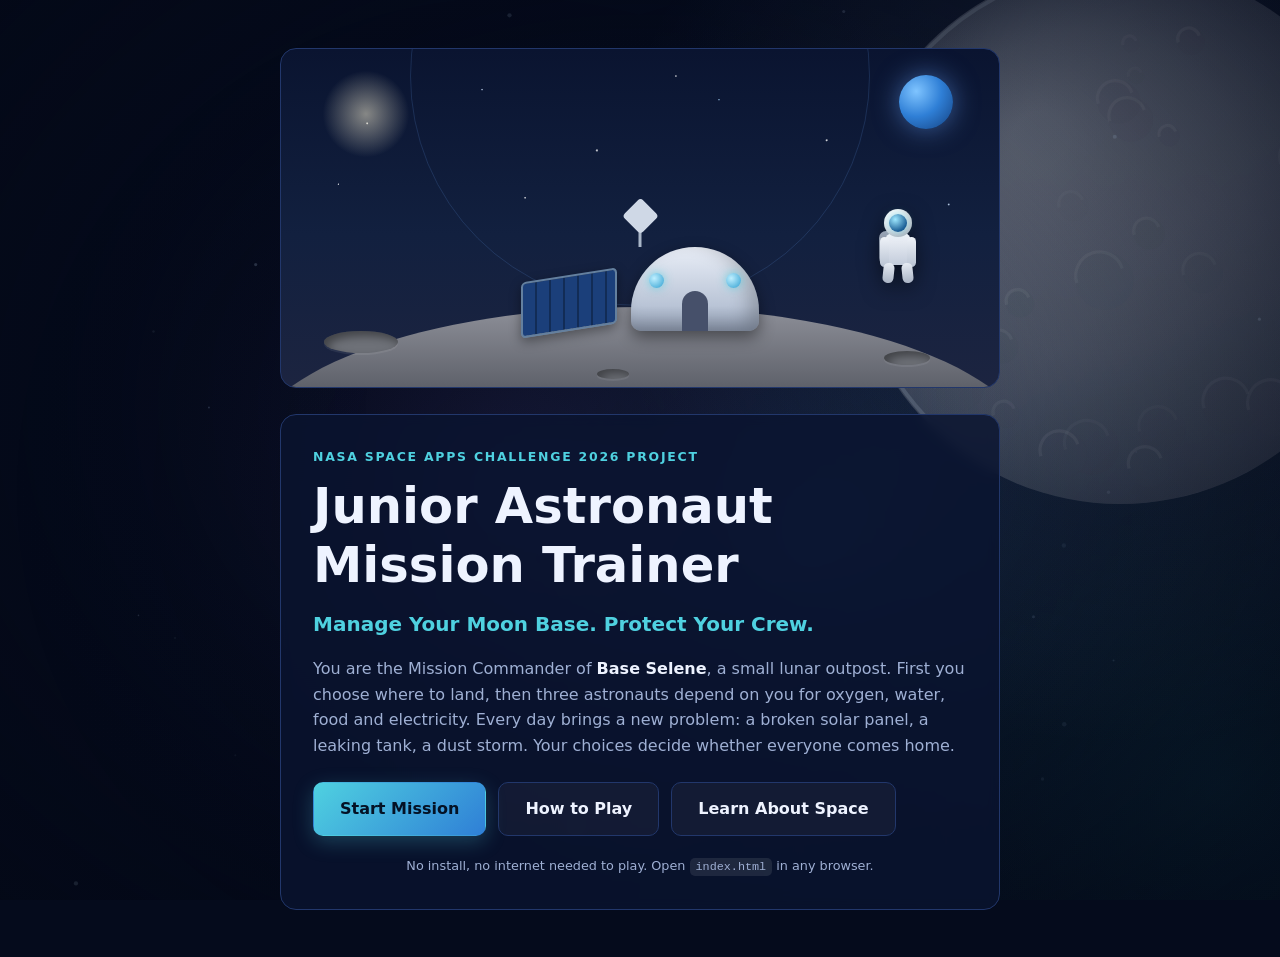
<file: index.html>
<!DOCTYPE html>
<html lang="en">
<head>
  <meta charset="UTF-8">
  <meta name="viewport" content="width=device-width, initial-scale=1.0">
  <title>Junior Astronaut Mission Trainer</title>
  <meta name="description" content="An educational browser game where you run a Moon Base and keep your astronauts alive.">
  <link rel="stylesheet" href="style.css">
</head>
<body>

<!-- The animated space background: stars, drifting colour clouds and
     the slowly turning Moon. Drawn by fx.js on one canvas, behind
     everything. If the canvas cannot start, the page still works. -->
<canvas id="space-bg" aria-hidden="true"></canvas>
<div class="vignette" aria-hidden="true"></div>

<!-- ============================================================
     SCREEN 1: WELCOME
     ============================================================ -->
<section id="screen-welcome" class="screen screen-center">
  <div class="moon-scene" aria-hidden="true">
    <div class="stars"></div>
    <div class="earth"></div>
    <div class="sun-glow"></div>
    <div class="orbital-ring"></div>
    <div class="ground"></div>
    <div class="crater crater-a"></div>
    <div class="crater crater-b"></div>
    <div class="crater crater-c"></div>
    <div class="base">
      <div class="solar-array"></div>
      <div class="dome">
        <span class="dome-door"></span>
        <span class="dome-window w1"></span>
        <span class="dome-window w2"></span>
      </div>
      <div class="antenna"></div>
    </div>
    <div class="astronaut">
      <span class="astro-pack"></span>
      <span class="astro-body"></span>
      <span class="astro-arm arm-left"></span>
      <span class="astro-arm arm-right"></span>
      <span class="astro-leg leg-left"></span>
      <span class="astro-leg leg-right"></span>
      <span class="astro-helmet"><i class="astro-visor"></i></span>
    </div>
  </div>

  <div class="welcome-card">
    <p class="eyebrow">NASA Space Apps Challenge 2026 Project</p>
    <h1>Junior Astronaut<br>Mission Trainer</h1>
    <p class="subtitle">Manage Your Moon Base. Protect Your Crew.</p>

    <p class="intro">
      You are the Mission Commander of <strong>Base Selene</strong>, a small lunar outpost.
      First you choose where to land, then three astronauts depend on you for oxygen,
      water, food and electricity. Every day brings a new problem: a broken solar panel,
      a leaking tank, a dust storm. Your choices decide whether everyone comes home.
    </p>

    <div class="welcome-actions">
      <button id="btn-start" class="btn btn-primary" type="button">Start Mission</button>
      <button id="btn-howto" class="btn btn-ghost" type="button">How to Play</button>
      <button id="btn-learn" class="btn btn-ghost" type="button">Learn About Space</button>
    </div>

    <p class="tiny-note">
      No install, no internet needed to play. Open <code>index.html</code> in any browser.
    </p>
  </div>
</section>


<!-- ============================================================
     SCREEN 2: HOW TO PLAY
     ============================================================ -->
<section id="screen-howto" class="screen screen-center" hidden>
  <div class="page-card">
    <h1>How to Play</h1>

<h2>The goal</h2>
    <p>
      You are the Commander walking around Base Selene. Keep all three astronauts
      healthy, complete all <strong>6 mission objectives</strong>, and do it inside
      <strong>16 mission days</strong>. If a vital resource or crew health reaches
      zero, the mission fails.
    </p>

    <h2>Moving around</h2>
    <table class="controls-table">
      <tr><td><kbd>A</kbd> <kbd>D</kbd></td><td>or <kbd>&larr;</kbd> <kbd>&rarr;</kbd></td><td>Walk left and right</td></tr>
      <tr><td><kbd>W</kbd> / <kbd>Space</kbd></td><td>or <kbd>&uarr;</kbd></td><td>Jump &mdash; reach floating supply canisters</td></tr>
      <tr><td><kbd>E</kbd></td><td></td><td>Interact with the station you are standing at</td></tr>
      <tr><td><kbd>Esc</kbd></td><td></td><td>Pause or resume</td></tr>
    </table>
    <p class="tiny-note" style="text-align:left">
      On a phone use the on-screen buttons. On a keyboard you can also press
      <kbd>1</kbd> <kbd>2</kbd> <kbd>3</kbd> to pick a decision option.
    </p>

    <h2>Every action costs a day</h2>
    <ol class="steps">
      <li>Walk to a station marked with a glowing <span class="marker-demo">!</span></li>
      <li>Press <kbd>E</kbd>. A panel opens showing the situation.</li>
      <li>Pick an option. Each option really changes your resources.</li>
      <li>Read what your choice did, and <em>why</em>.</li>
      <li>Press <em>Finish and End Day</em>. Only then does the day tick over.</li>
    </ol>
    <p>
      Time is a resource here. Walking around is free, but every station you
      actually use costs one of your sixteen days.
    </p>

    <h2>Stations</h2>
    <ul class="key-list">
      <li><strong>Habitat</strong> &mdash; crew health and rest.</li>
      <li><strong>Oxygen System</strong> &mdash; air supply and the CO2 scrubber.</li>
      <li><strong>Water Recycler</strong> &mdash; the loop that reuses water.</li>
      <li><strong>Food Station</strong> &mdash; hydroponics and food stores.</li>
      <li><strong>Solar Panels</strong> &mdash; electricity generation.</li>
      <li><strong>Supply Depot</strong> &mdash; spare parts, rations and the rover.</li>
      <li><strong>Mission Console</strong> &mdash; objectives and mission status.</li>
    </ul>

    <h2>The resources</h2>
    <ul class="key-list">
      <li><span class="chip chip-o2">Oxygen</span> for breathing. It is never recycled in this simplified game.</li>
      <li><span class="chip chip-water">Water</span> for drinking, washing and growing food.</li>
      <li><span class="chip chip-food">Food</span> the crew eats every day.</li>
      <li><span class="chip chip-power">Electricity</span> made by solar panels and spent by everything else.</li>
      <li><span class="chip chip-health">Crew Health</span> drops when a vital resource runs low.</li>
    </ul>

    <h2>Important</h2>
    <p>
      The numbers in this game are <strong>simplified teaching values</strong>, not real NASA
      operational measurements. Real life support engineering is far more complex.
    </p>

    <div class="welcome-actions">
      <button class="btn btn-primary js-go-start" type="button">Start Mission</button>
      <button class="btn btn-ghost js-go-welcome" type="button">Back</button>
    </div>
  </div>
</section>


<!-- ============================================================
     SCREEN 3: LEARN ABOUT SPACE
     ============================================================ -->
<section id="screen-learn" class="screen" hidden>
  <div class="page-card">
    <h1>Learn About Space</h1>
    <p class="page-lead">
      Real science and game rules are two different things. Every card below is labelled.
      <span class="tag tag-fact">REAL SCIENCE</span> cards come from published NASA and
      scientific sources. <span class="tag tag-game">GAME RULE</span> cards are invented
      for teaching and are not real measurements.
    </p>

    <div class="learn-grid">

      <article class="learn-card">
        <h3>The Moon's environment</h3>
        <p><span class="tag tag-fact">REAL SCIENCE</span></p>
        <p>
          The Moon has almost no atmosphere &mdash; only a very thin exosphere, far too thin to breathe.
          It has no global magnetic field like Earth's. Because it does not keep an atmosphere,
          the temperature on the surface swings enormously between day and night, and its surface
          is constantly bombarded by radiation from the Sun and from space.
        </p>
        <p class="source">Source: NASA Science &mdash; Moon Facts; NASA lunar science mission pages.</p>
      </article>

      <article class="learn-card">
        <h3>Why astronauts need oxygen</h3>
        <p><span class="tag tag-fact">REAL SCIENCE</span></p>
        <p>
          Humans need oxygen to turn food into energy and cannot survive without it for more than
          a few minutes. On the Moon there is nothing to breathe, so a habitat must bring or make
          its own air. Inside a pressurised habitat astronauts wear normal clothing and breathe a
          mixture similar to Earth's air; only outside, in a spacesuit, do they carry oxygen tanks.
        </p>
        <p class="source">Source: NASA &mdash; spacesuit and life-support documentation.</p>
      </article>

      <article class="learn-card">
        <h3>Water is precious and reusable</h3>
        <p><span class="tag tag-fact">REAL SCIENCE</span></p>
        <p>
          A lunar base cannot ship every drop of water it needs, so real designs recover it.
          Water vapour in the air is condensed, urine and sweat are filtered and cleaned, and grey
          water is reused for washing and for plants. In 2008 NASA's LCROSS mission detected water
          ice at the lunar south pole, and later instruments found ice in permanently shadowed
          craters &mdash; a possible resource for a future base.
        </p>
        <p class="source">Source: NASA LCROSS mission results; NASA lunar exploration research.</p>
      </article>

      <article class="learn-card">
        <h3>Solar energy and the long lunar night</h3>
        <p><span class="tag tag-fact">REAL SCIENCE</span></p>
        <p>
          Apollo spacecraft and instruments on the Moon have used solar panels successfully.
          The catch is the lunar day and night cycle: one full cycle of sunlight and darkness
          takes about 29.5 Earth days, so any location spends roughly half of that time in
          darkness. That is exactly why a real lunar base needs batteries, and why a damaged
          solar panel is such a serious problem.
        </p>
        <p class="source">Source: NASA lunar science and mission pages.</p>
      </article>

      <article class="learn-card">
        <h3>Growing food off Earth</h3>
        <p><span class="tag tag-fact">REAL SCIENCE</span></p>
        <p>
          NASA has already grown plants inside space stations. The Advanced Plant Habitat,
          nicknamed &quot;Veggie&quot;, has been part of the International Space Station since 2016
          and has grown edible crops such as lettuce under artificial light. Moon or Mars bases
          would need hydroponics, grow lights and a controlled water system for the same reason.
        </p>
        <p class="source">Source: NASA &mdash; Advanced Plant Habitat / Veggie, International Space Station.</p>
      </article>

      <article class="learn-card">
        <h3>What makes lunar living hard</h3>
        <p><span class="tag tag-fact">REAL SCIENCE</span></p>
        <p>
          Lunar dust is sharp, clingy and electrostatically charged, so it gets into seals and
          scratches equipment. Gravity is about one sixth of Earth's, which changes how you move
          and how fluids behave. Getting supplies from Earth takes days, and Earth radio is far
          away &mdash; light takes about 1.3 seconds to travel there, so messages must wait.
        </p>
        <p class="source">Source: NASA lunar science and human exploration documentation.</p>
      </article>

      <article class="learn-card learn-card-game">
        <h3>About this game's numbers</h3>
        <p><span class="tag tag-game">GAME RULE</span></p>
        <p>
          Every bar in this game &mdash; oxygen, water, food, electricity, health &mdash; is a
          simplified teaching value chosen so the arithmetic stays easy to follow on paper.
          They are <strong>not</strong> NASA measurements, not flight-planning figures, and not
          predictions of what a real mission would look like. A real base has far more systems
          and far more ways to fail.
        </p>
      </article>

    </div>

    <div class="welcome-actions">
      <button class="btn btn-primary js-go-start" type="button">Start Mission</button>
      <button class="btn btn-ghost js-go-welcome" type="button">Back</button>
    </div>
  </div>
</section>


<!-- ============================================================
     SCREEN 4: THE MOON LANDING MAP
     The first thing a player now does: choose where to land.
     Anything on this screen marked GAME ESTIMATE was invented for
     this game. Anything marked REAL SCIENCE is published fact.
     ============================================================ -->
<section id="screen-map" class="screen screen-map" hidden>
  <div class="map-stage">

    <div class="map-view">
      <canvas id="map-canvas" aria-label="Map of the lunar south pole with selectable landing sites"></canvas>

      <!-- Phase 4: the whole-hemisphere view is the honest default, but
           Shackleton really is only 20.9 km across while Cabeus is
           100.58 km, so zooming in is what makes the real craters
           readable. The dashed rings on the map are those real sizes. -->
      <div id="map-zoom" class="map-zoom" role="group" aria-label="Map zoom"></div>
    </div>

    <div class="map-side">

      <h1 class="map-heading">Choose a Landing Site</h1>
      <p class="map-lead">
        Six real places on the Moon. Each one gives you something and takes
        something away. Pick a marker on the map, or use the list.
      </p>

      <div id="zone-list" class="zone-list" role="group" aria-label="Landing sites"></div>

      <div id="zone-panel" class="zone-panel"></div>

      <div id="zone-compare" class="zone-compare" hidden></div>

      <div class="map-actions">
        <button id="btn-confirm-site" class="btn btn-primary" type="button" hidden>
          Land Here
        </button>
        <button id="btn-map-back" class="btn btn-ghost" type="button">Back</button>
      </div>

      <p class="disclaimer">
        <strong>Real places, invented numbers.</strong> Site names, coordinates
        and the facts marked <span class="tag tag-fact">REAL SCIENCE</span> are
        published science. Every percentage, difficulty rating and cargo figure
        marked <span class="tag tag-game">GAME ESTIMATE</span> was made up for this
        game to make the trade-offs teachable.
      </p>

    </div>
  </div>
</section>


<!-- ============================================================
     SCREEN 5: THE PLAYABLE 2D MOON BASE
     ============================================================ -->
<section id="screen-game" class="screen screen-game" hidden>
  <div class="stage">

    <!-- the 2D world. world.js draws everything into this -->
    <canvas id="game-canvas" aria-label="Moon Base game world"></canvas>

    <!-- ---------- heads up display ---------- -->
    <div class="hud">

      <div class="hud-top">
        <span class="base-badge">BASE SELENE</span>
        <span class="topbar-tag" id="status-pill">Mission In Progress</span>
        <span class="hud-spacer"></span>
        <span class="hud-chip">Day <strong id="stat-day">1</strong> / <span id="stat-max-days">16</span></span>
        <span class="hud-chip">Crew <strong id="stat-crew">3</strong></span>
        <button id="btn-pause" class="btn btn-ghost btn-small" type="button">Pause</button>
        <button id="btn-colony" class="btn btn-ghost btn-small" type="button">Colony</button>
        <button id="btn-restart-quick" class="btn btn-ghost btn-small" type="button">Restart</button>
      </div>

      <!-- resources live in a slim strip along the top edge, so the whole
           left side of the Moon Base stays clear for the astronaut -->
      <div class="hud-strip">
        <span class="strip-label">Supplies</span>
        <div id="resource-grid" class="resource-grid"></div>
      </div>

      <div class="hud-right">
        <div class="hud-card is-collapsed">
          <div class="card-head">
            <h2 class="panel-title">Mission</h2>
            <button id="btn-toggle-objectives" class="btn-toggle" type="button"
                    aria-expanded="false" aria-controls="objective-list">Objectives</button>
          </div>
          <div class="progress-wrap">
            <div class="progress-head">
              <span id="progress-text">0 of 6 objectives complete</span>
              <span id="progress-percent">0%</span>
            </div>
            <div class="progress-track">
              <div id="progress-fill" class="progress-fill" style="width: 0%"></div>
            </div>
          </div>
          <div class="objective-box">
            <span class="objective-label">Current Objective</span>
            <p id="current-objective" class="objective-text">&mdash;</p>
          </div>
          <!-- Phase 5: sits directly under the current objective, and
               above the full list, because an open challenge is
               something to do NOW and a long objective list is not. -->
          <div id="challenge-panel" class="challenge-panel" hidden></div>
          <ul id="objective-list" class="objective-list"></ul>
          <p class="disclaimer">
            <strong>Simulated game values.</strong> Simplified teaching numbers for this
            game. Not NASA operational data.
          </p>
        </div>
      </div>

    </div>

    <!-- ---------- station interaction panel ---------- -->
    <div id="station-panel" class="station-panel" hidden>
      <div class="panel-inner">
        <div class="event-head">
          <span id="event-kind" class="event-kind">System Check</span>
          <h2 class="panel-title" id="event-title">Station</h2>
        </div>

        <p id="event-story" class="event-story" aria-live="polite"></p>

        <div id="event-options" class="event-options"></div>

        <div id="event-result" class="event-result" hidden>
          <h3 id="result-heading">Consequence</h3>
          <p id="result-story" class="result-story"></p>
          <ul id="result-deltas" class="delta-list"></ul>
          <p id="result-lesson" class="result-lesson"></p>
        </div>

        <button id="btn-next-day" class="btn btn-primary btn-block" type="button" hidden>
          Finish and End Day
        </button>

        <p id="event-hint" class="event-hint" hidden>Choose an option. Every option changes your resources.</p>
      </div>
    </div>

    <!-- ---------- pause overlay ---------- -->
    <div id="pause-overlay" class="pause-overlay" hidden>
      <div class="pause-card">
        <h2>Paused</h2>
        <p>The mission clock is stopped.</p>
        <button class="btn btn-primary" type="button" onclick="togglePause()">Resume</button>
        <p class="tiny-note">Press <kbd>Esc</kbd> to resume</p>
      </div>
    </div>

    <!-- ---------- on-screen controls for phones ---------- -->
    <div class="touch-pad">
      <div class="touch-move">
        <button class="touch-btn" type="button" data-touch="left" aria-label="Move left">&#9664;</button>
        <button class="touch-btn" type="button" data-touch="right" aria-label="Move right">&#9654;</button>
      </div>
      <div class="touch-actions">
        <button class="touch-btn touch-interact" type="button" data-touch="interact" aria-label="Interact">E</button>
        <button class="touch-btn touch-jump" type="button" data-touch="jump" aria-label="Jump">&#9650;</button>
      </div>
    </div>

  </div>

  <!-- ---------- base builder (Phase 2) ----------
       Shown only while building. The world above is the same canvas
       the mission uses, so what you arrange here is what you walk
       around in. -->
  <div id="build-bar" class="build-bar" hidden>

    <div class="build-palette-wrap">
      <h2 class="build-heading">Choose what to build</h2>
      <p class="build-lead">
        Pick a structure, then click the ground to place it. Click a placed
        structure to move or remove it.
      </p>
      <div id="build-palette" class="build-palette" role="group" aria-label="Structures"></div>
      <p class="tiny-note build-note">
        Costs and supply limits are <span class="tag tag-game">GAME ESTIMATE</span> values
        invented for this game.
      </p>
    </div>

    <div class="build-side">
      <div id="build-checklist" class="build-checklist"></div>
      <div id="build-cargo" class="build-cargo"></div>
      <div id="build-summary" class="build-summary"></div>
      <div id="build-actions" class="build-actions"></div>
      <button id="btn-build-colony" class="btn btn-ghost btn-small" type="button">
        Colony view
      </button>
      <button id="btn-build-back" class="btn btn-ghost btn-small" type="button">
        Change landing site
      </button>
    </div>

  </div>

  <!-- ---------- NASA panel (kept from the previous version) ---------- -->
  <section class="panel panel-nasa nasa-below">
    <h2 class="panel-title">NASA Open Data</h2>
    <p class="nasa-intro">
      Real records from the NASA Image and Video Library, loaded live when you have internet.
      The game does <strong>not</strong> need this to work.
    </p>
    <div id="nasa-status" class="nasa-status">Loading NASA Open Data&hellip;</div>
    <ul id="nasa-list" class="nasa-list"></ul>
  </section>
</section>


<!-- ============================================================
     SCREEN 6: RESULTS
     ============================================================ -->
<section id="screen-result" class="screen screen-center" hidden>
  <div class="page-card result-card">
    <p class="eyebrow" id="result-eyebrow">Mission Complete</p>
    <h1 id="result-title">Mission Success</h1>
    <p id="result-subtitle" class="subtitle"></p>

    <div class="score-ring-wrap">
      <div class="score-ring" id="score-ring">
        <span class="score-num" id="score-number">0</span>
        <span class="score-outof">out of 100</span>
      </div>
    </div>

    <div class="result-grid">
      <div class="result-card-mini">
        <span class="rm-label">Astronaut Survival</span>
        <span class="rm-value" id="r-survival">&mdash;</span>
      </div>
      <div class="result-card-mini">
        <span class="rm-label">Days Survived</span>
        <span class="rm-value" id="r-days">&mdash;</span>
      </div>
      <div class="result-card-mini">
        <span class="rm-label">Objectives</span>
        <span class="rm-value" id="r-objectives">&mdash;</span>
      </div>
      <div class="result-card-mini">
        <span class="rm-label">Challenges</span>
        <span class="rm-value" id="r-challenges">&mdash;</span>
      </div>
      <div class="result-card-mini">
        <span class="rm-label">Good Decisions</span>
        <span class="rm-value" id="r-decisions">&mdash;</span>
      </div>
    </div>

    <h3 class="result-section">Remaining Resources</h3>
    <div id="result-resources" class="result-resources"></div>

    <h3 class="result-section">Objectives</h3>
    <p class="result-subhead">
      <strong>Required</strong> objectives decide whether the mission succeeds.
      <strong>Optional</strong> ones only add to the score. Every point is counted once
      and once only.
    </p>
    <ul id="result-objectives" class="objective-list"></ul>

    <h3 class="result-section">Challenges &amp; Repairs</h3>
    <ul id="result-challenges" class="challenge-history"></ul>

    <h3 class="result-section">Achievements</h3>
    <p class="result-subhead">
      Badges only. An achievement never adds points, never rescues a failed mission and
      never excuses running past the 16 day limit.
    </p>
    <div id="result-achievements" class="achievement-grid"></div>

    <h3 class="result-section">Performance Report</h3>
    <p id="result-report" class="result-report"></p>

    <h3 class="result-section">How to Improve Next Time</h3>
    <ul id="result-tips" class="tips-list"></ul>

    <div class="welcome-actions">
      <button id="btn-restart" class="btn btn-primary" type="button">Restart Mission</button>
      <button id="btn-learn-again" class="btn btn-ghost" type="button">Learn About Space</button>
      <button id="btn-home" class="btn btn-ghost" type="button">Home</button>
    </div>

    <p class="tiny-note">
      Scores and resource values in this game are simplified simulations for learning,
      not NASA operational data.
    </p>
  </div>
</section>

<!-- ============================================================
     SCREEN 7: THE COLONY SURVEY (2.5D)

     A second way of looking at the SAME base the 2D play view shows.
     It reads game.layout rather than holding any base of its own, so
     what is built here is what is built there.
     ============================================================ -->
<section id="screen-colony" class="screen screen-colony" hidden>
  <div class="colony-stage">

    <canvas id="colony-canvas" aria-label="Isometric view of the lunar colony"></canvas>

    <!-- ---------- colony HUD ---------- -->
    <div class="hud colony-hud">
      <div class="hud-top">
        <span class="base-badge">BASE SELENE &mdash; COLONY</span>
        <span class="hud-spacer"></span>
        <span id="colony-day-indicator" class="hud-chip" aria-live="polite">
          <span class="day-icon" aria-hidden="true"></span>
          <span id="colony-day-text">Day 1</span>
          <span id="colony-time-text" class="time-of-day">Day</span>
        </span>
        <span class="hud-spacer"></span>
        <button id="btn-colony-centre" class="btn btn-ghost btn-small" type="button">Recentre</button>
        <button id="btn-colony-zoom-out" class="btn btn-ghost btn-small" type="button" aria-label="Zoom out">&minus;</button>
        <button id="btn-colony-zoom-in" class="btn btn-ghost btn-small" type="button" aria-label="Zoom in">+</button>
        <button id="btn-colony-back" class="btn btn-primary btn-small" type="button">Back to base</button>
      </div>
    </div>

    <!-- ---------- side panel ---------- -->
    <div class="colony-side">
      <h2 class="panel-title">Colony Survey</h2>
      <p class="colony-hint">
        Drag to look around. Scroll or use + and &minus; to zoom.
        W A S D walks the astronaut.
      </p>
      <div id="colony-palette" class="colony-palette" role="group" aria-label="Structures to place"></div>
      <div id="colony-panel" class="colony-panel"></div>
      <p class="colony-legend">
        <strong>Drag</strong> look &middot; <strong>Scroll</strong> zoom &middot;
        <strong>Click</strong> inspect &middot; <strong>WASD</strong> walk &middot;
        <strong>Esc</strong> back
      </p>
      <p class="tiny-note">
        Colony landscape, module sizes and lighting are art, not NASA
        operational data. Module capability figures come from the same
        simplified simulation as the rest of the game.
      </p>
    </div>

  </div>
</section>

<script src="sprites.js"></script>
<script src="sites.js"></script>
<script src="lunar-data.js"></script>
<script src="map.js"></script>
<!-- mission.js loads before script.js because script.js reads the
     Phase 3 state it creates while the page is still loading. It only
     calls into script.js at runtime, never at load. -->
<script src="mission.js"></script>
<!-- challenges.js holds Phase 5's challenges and achievements. Like
     mission.js it only calls into script.js at runtime, and script.js
     reads its state while the page is still loading. -->
<script src="challenges.js"></script>
<script src="script.js"></script>
<script src="world.js"></script>
<script src="builder.js"></script>
<script src="fx.js"></script>
<!-- colony.js is the 2.5D colony survey. It loads LAST on purpose: it
     is the only file that needs every other file to have already run,
     because it reads the structure catalogue from world.js, the
     placement rules from builder.js, the sprite helper from world.js
     and the simulation from script.js and mission.js. If it is
     missing, the game below is unaffected. -->
<script src="colony.js"></script>
</body>
</html>
</file>
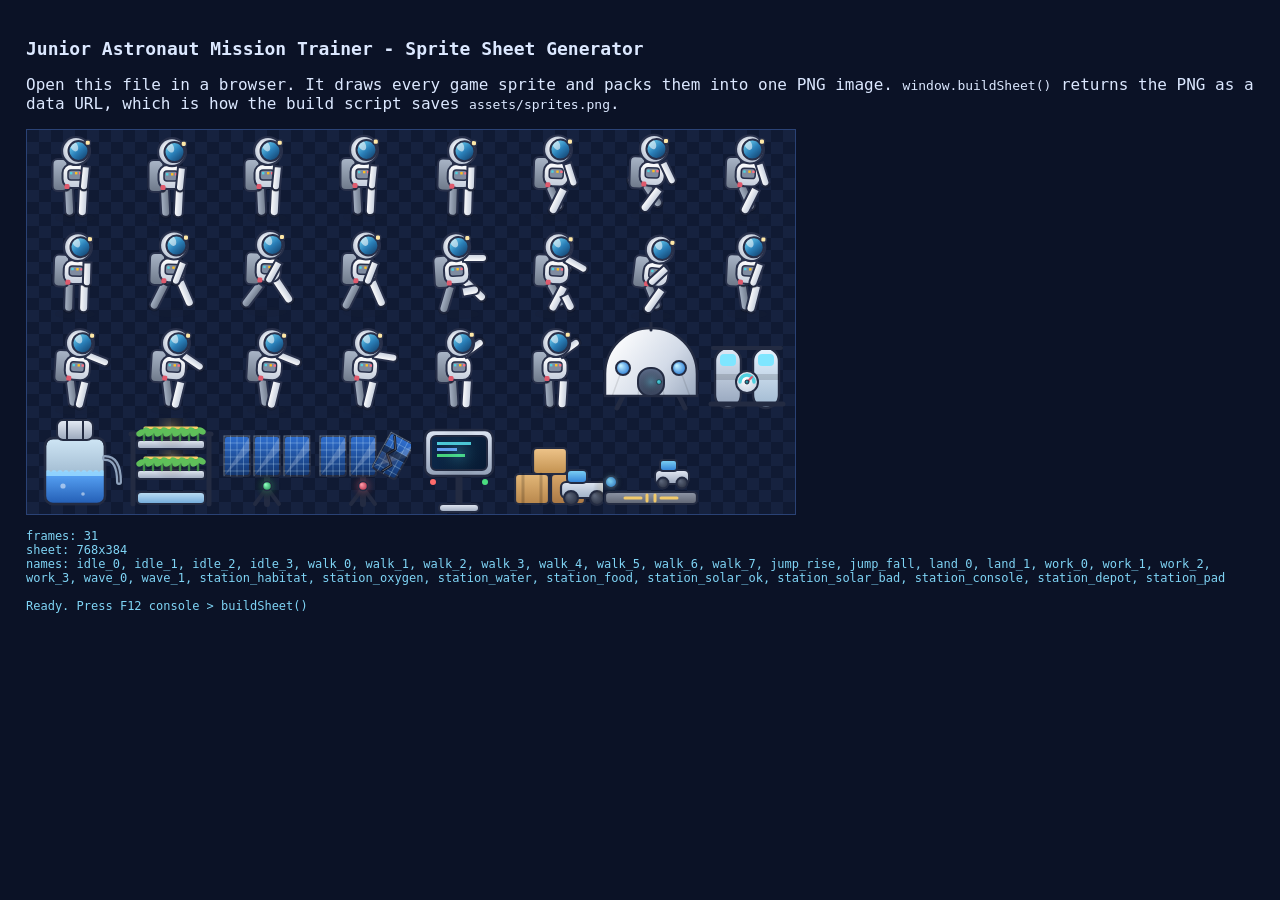
<file: tools/make-sprites.html>
<!DOCTYPE html>
<html lang="en">
<head>
<meta charset="UTF-8">
<title>Sprite Sheet Generator</title>
<style>
  body { background:#0b1226; color:#dce8ff; font-family:Consolas,monospace; padding:18px; }
  h1 { font-size:18px; }
  #sheet { border:1px solid #2a4275; background:
    repeating-conic-gradient(#16223f 0% 25%, #101a33 0% 50%) 50%/24px 24px; }
  #log { white-space:pre-wrap; font-size:12px; margin-top:10px; color:#7fd4f5; }
</style>
</head>
<body>
<h1>Junior Astronaut Mission Trainer - Sprite Sheet Generator</h1>
<p>Open this file in a browser. It draws every game sprite and packs them into
one PNG image. <code>window.buildSheet()</code> returns the PNG as a data URL,
which is how the build script saves <code>assets/sprites.png</code>.</p>
<canvas id="sheet" width="768" height="768"></canvas>
<div id="log"></div>

<script>
/* ============================================================
   SPRITE GENERATOR
   ------------------------------------------------------------
   Every sprite in the game is drawn here with plain Canvas 2D
   drawing commands. Nothing is downloaded, so the art can never
   fail to load and you can edit it like normal code.

   The sheet is a grid of 96x96 cells, 8 cells per row.
   Each frame knows its own name, which is stored in SPRITE_MAP
   at the bottom so the game can find it again.
   ============================================================ */

var CELL = 96;
var COLS = 8;

var sheet = document.getElementById('sheet');
var sctx = sheet.getContext('2d');

/* ---------- small drawing helpers ---------- */

/* A rounded capsule from (x,y) going down, rotated by angle.
   Used for arms and legs. */
function limb(ctx, x, y, angle, len, w, top, bottom, outline) {
  ctx.save();
  ctx.translate(x, y);
  ctx.rotate(angle);

  var grad = ctx.createLinearGradient(0, 0, w, 0);
  grad.addColorStop(0, top);
  grad.addColorStop(1, bottom);

  ctx.beginPath();
  ctx.moveTo(0, 0);
  ctx.lineTo(w, 0);
  ctx.lineTo(w, len - w / 2);
  ctx.arc(w / 2, len - w / 2, w / 2, 0, Math.PI);
  ctx.lineTo(0, 0);
  ctx.closePath();

  ctx.fillStyle = grad;
  ctx.strokeStyle = outline;
  ctx.lineWidth = 2;
  ctx.fill();
  ctx.stroke();

  /* boot / glove band at the end */
  ctx.beginPath();
  ctx.arc(w / 2, len - w / 2, w / 2 + 0.5, Math.PI * 0.15, Math.PI * 0.85);
  ctx.strokeStyle = 'rgba(0,0,0,0.18)';
  ctx.lineWidth = 2.5;
  ctx.stroke();

  ctx.restore();
}

function roundRect(ctx, x, y, w, h, r) {
  ctx.beginPath();
  ctx.moveTo(x + r, y);
  ctx.arcTo(x + w, y, x + w, y + h, r);
  ctx.arcTo(x + w, y + h, x, y + h, r);
  ctx.arcTo(x, y + h, x, y, r);
  ctx.arcTo(x, y, x + w, y, r);
  ctx.closePath();
}

function shape(ctx, x, y, w, h, r, top, bottom, outline, lw) {
  roundRect(ctx, x, y, w, h, r);
  var grad = ctx.createLinearGradient(x, y, x, y + h);
  grad.addColorStop(0, top);
  grad.addColorStop(1, bottom);
  ctx.fillStyle = grad;
  ctx.strokeStyle = outline;
  ctx.lineWidth = lw || 2;
  ctx.fill();
  ctx.stroke();
}

function circle(ctx, x, y, r, top, bottom, outline, lw) {
  ctx.beginPath();
  ctx.arc(x, y, r, 0, Math.PI * 2);
  var grad = ctx.createRadialGradient(x - r * 0.35, y - r * 0.35, r * 0.1, x, y, r);
  grad.addColorStop(0, top);
  grad.addColorStop(1, bottom);
  ctx.fillStyle = grad;
  ctx.strokeStyle = outline;
  ctx.lineWidth = lw || 2;
  ctx.fill();
  ctx.stroke();
}

function poly(ctx, points, fill, outline, lw) {
  ctx.beginPath();
  ctx.moveTo(points[0][0], points[0][1]);
  for (var i = 1; i < points.length; i++) ctx.lineTo(points[i][0], points[i][1]);
  ctx.closePath();
  ctx.fillStyle = fill;
  ctx.strokeStyle = outline;
  ctx.lineWidth = lw || 2;
  ctx.fill();
  ctx.stroke();
}

function line(ctx, x1, y1, x2, y2, colour, width) {
  ctx.beginPath();
  ctx.moveTo(x1, y1);
  ctx.lineTo(x2, y2);
  ctx.strokeStyle = colour;
  ctx.lineWidth = width || 2;
  ctx.lineCap = 'round';
  ctx.stroke();
}

/* A soft glowing dot, used for lights and indicators. */
function glow(ctx, x, y, r, colour) {
  var g = ctx.createRadialGradient(x, y, 0, x, y, r);
  g.addColorStop(0, colour);
  g.addColorStop(1, 'rgba(0,0,0,0)');
  ctx.beginPath();
  ctx.arc(x, y, r, 0, Math.PI * 2);
  ctx.fillStyle = g;
  ctx.fill();
}

var SUIT_HI = '#ffffff';
var SUIT_LO = '#c3ccdb';
var SUIT_LINE = '#28304a';
var PACK_HI = '#aab6c8';
var PACK_LO = '#6d7889';

/* ============================================================
   THE ASTRONAUT
   Drawn with its FEET at (cx, feetY). Everything else is
   relative to that, so the walk cycle maths stays readable.
   ============================================================ */

function drawAstronaut(ctx, cx, feetY, pose) {
  var legL = pose.legL || 0;
  var legR = pose.legR || 0;
  var armL = pose.armL || 0;
  var armR = pose.armR || 0;
  var lean = pose.lean || 0;
  var tuck = pose.tuck || 0;      /* 0 = standing, 1 = fully tucked in a jump */
  var wave = pose.wave || false;

  /* soft contact shadow so the astronaut never looks like it is
     floating even when standing still */
  ctx.save();
  ctx.globalAlpha = 0.22;
  ctx.beginPath();
  ctx.ellipse(cx, feetY + 2, 20, 5, 0, 0, Math.PI * 2);
  ctx.fillStyle = '#1a2138';
  ctx.fill();
  ctx.restore();

  ctx.save();
  ctx.translate(cx, feetY);
  ctx.rotate(lean);
  ctx.scale(pose.faceLeft ? -1 : 1, 1);

  var LEG_LEN = 28;
  var ARM_LEN = 24;
  var hipY = -LEG_LEN;
  var shoulderY = -52;
  var bodyW = 25;

  /* --- back leg (darker, behind the body) --- */
  limb(ctx, -11, hipY, legR, LEG_LEN, 9, PACK_HI, PACK_LO, SUIT_LINE);

  /* --- back arm --- */
  limb(ctx, -9, shoulderY + 2, armR + 0.3, ARM_LEN, 8, PACK_HI, PACK_LO, SUIT_LINE);

  /* --- life support backpack --- */
  shape(ctx, -bodyW / 2 - 10, shoulderY - 5, 15, 32, 5, PACK_HI, PACK_LO, SUIT_LINE);

  /* --- front leg --- */
  limb(ctx, 4, hipY, legL, LEG_LEN, 9, SUIT_HI, SUIT_LO, SUIT_LINE);
  if (tuck > 0.4) {
    limb(ctx, 5, hipY + 13, legL - 0.95, 17, 9, SUIT_HI, SUIT_LO, SUIT_LINE);
  }

  /* --- torso --- */
  shape(ctx, -bodyW / 2, shoulderY, bodyW, shoulderY * -1 + hipY, 9, SUIT_HI, SUIT_LO, SUIT_LINE);

  /* chest control pack */
  roundRect(ctx, -7, shoulderY + 6, 14, 10, 3);
  ctx.fillStyle = '#7f8ba0';
  ctx.fill();
  ctx.strokeStyle = SUIT_LINE;
  ctx.lineWidth = 1.5;
  ctx.stroke();
  ctx.fillStyle = '#4fd1e0';
  ctx.fillRect(-5, shoulderY + 8, 2.4, 2.4);
  ctx.fillStyle = '#fbbf24';
  ctx.fillRect(0, shoulderY + 8, 2.4, 2.4);
  ctx.fillStyle = '#fb7185';
  ctx.fillRect(4, shoulderY + 8, 2.4, 2.4);

  /* red mission patch */
  ctx.fillStyle = '#e05a6d';
  roundRect(ctx, -bodyW / 2 + 2, shoulderY + 20, 5, 5, 1.5);
  ctx.fill();

  /* --- front arm --- */
  var ax = 7;
  if (wave) {
    limb(ctx, ax, shoulderY + 2, -2.2, ARM_LEN, 8, SUIT_HI, SUIT_LO, SUIT_LINE);
  } else {
    limb(ctx, ax, shoulderY + 2, armL, ARM_LEN, 8, SUIT_HI, SUIT_LO, SUIT_LINE);
  }

  /* --- helmet --- */
  var hy = shoulderY - 13;
  circle(ctx, 1, hy, 14, '#ffffff', '#b9c3d4', SUIT_LINE, 2.2);

  /* visor */
  ctx.save();
  ctx.beginPath();
  ctx.arc(3.5, hy, 10, 0, Math.PI * 2);
  ctx.clip();
  var vg = ctx.createLinearGradient(-6, hy - 10, 11, hy + 9);
  vg.addColorStop(0, '#7fe6ff');
  vg.addColorStop(0.55, '#2a7fb8');
  vg.addColorStop(1, '#123f6b');
  ctx.fillStyle = vg;
  ctx.fillRect(-10, hy - 13, 25, 26);
  /* shine streak */
  ctx.fillStyle = 'rgba(255,255,255,0.55)';
  ctx.beginPath();
  ctx.ellipse(-1, hy - 5, 3.6, 5.8, -0.5, 0, Math.PI * 2);
  ctx.fill();
  ctx.restore();

  ctx.beginPath();
  ctx.arc(3.5, hy, 10, 0, Math.PI * 2);
  ctx.strokeStyle = SUIT_LINE;
  ctx.lineWidth = 2;
  ctx.stroke();

  /* helmet lamp */
  ctx.fillStyle = '#ffe9a8';
  roundRect(ctx, 10, hy - 11, 5.5, 5.5, 2);
  ctx.fill();
  ctx.strokeStyle = SUIT_LINE;
  ctx.lineWidth = 1.4;
  ctx.stroke();

  ctx.restore();
}

/* ---------- walk cycle poses ---------- */

function walkPose(phase) {
  var s = Math.sin(phase);
  return {
    legL: s * 0.62,
    legR: -s * 0.62,
    armL: -s * 0.48,
    armR: s * 0.48,
    bob: Math.abs(s) * 2.2,
    lean: 0.03
  };
}

/* ============================================================
   THE STATIONS
   Each one is drawn standing on the ground line, with its
   "footprint" along the bottom of the cell.
   ============================================================ */

var METAL_HI = '#e6ecf6';
var METAL_LO = '#9aa6bb';
var METAL_LINE = '#232b42';
var DARK_LINE = '#161c2e';

function drawHabitat(ctx, cx, groundY) {
  ctx.save();
  ctx.translate(cx, groundY);

  /* support legs */
  line(ctx, -34, 0, -28, -12, METAL_LINE, 5);
  line(ctx, 34, 0, 28, -12, METAL_LINE, 5);

  /* dome body */
  ctx.beginPath();
  ctx.moveTo(-46, -12);
  ctx.lineTo(-46, -34);
  ctx.arc(0, -34, 46, Math.PI, 0);
  ctx.lineTo(46, -12);
  ctx.closePath();
  var g = ctx.createLinearGradient(-40, -70, 40, -10);
  g.addColorStop(0, '#ffffff');
  g.addColorStop(0.6, '#d3dbe8');
  g.addColorStop(1, '#9fadc2');
  ctx.fillStyle = g;
  ctx.strokeStyle = METAL_LINE;
  ctx.lineWidth = 2.5;
  ctx.fill();
  ctx.stroke();

  /* panel seams */
  for (var i = -30; i <= 30; i += 20) {
    line(ctx, i, -36, i * 1.28, -13, 'rgba(0,0,0,0.10)', 1.5);
  }

  /* airlock door */
  shape(ctx, -13, -40, 26, 28, 12, '#5a6a86', '#39445c', METAL_LINE, 2);
  glow(ctx, 0, -26, 12, 'rgba(79,209,224,0.28)');
  circle(ctx, 8, -26, 2.4, '#4fd1e0', '#2b9fb0', 'rgba(0,0,0,0.4)', 1);

  /* windows */
  circle(ctx, -28, -40, 7, '#bfefff', '#2f7fd6', METAL_LINE, 2);
  circle(ctx, 28, -40, 7, '#bfefff', '#2f7fd6', METAL_LINE, 2);

  /* antenna */
  line(ctx, 0, -78, 0, -94, METAL_LINE, 3);
  circle(ctx, 0, -97, 4, '#ff8a8a', '#c94a4a', METAL_LINE, 1.5);

  ctx.restore();
}

function drawSolar(ctx, cx, groundY, damaged) {
  ctx.save();
  ctx.translate(cx, groundY);

  /* mast */
  line(ctx, 0, 0, 0, -46, METAL_LINE, 6);
  line(ctx, -12, 0, 0, -16, METAL_LINE, 4);
  line(ctx, 12, 0, 0, -16, METAL_LINE, 4);

  for (var i = -1; i <= 1; i++) {
    var px = i * 30;
    var tilt = damaged && i === 1 ? 0.5 : 0;
    ctx.save();
    ctx.translate(px, -48);
    ctx.rotate(tilt);
    shape(ctx, -13, -20, 26, 40, 3, '#2f6fd0', '#12356e', METAL_LINE, 2);
    /* cell grid */
    ctx.strokeStyle = 'rgba(200,235,255,0.35)';
    ctx.lineWidth = 1;
    for (var gx = -13; gx < 13; gx += 6.5) line(ctx, gx, -20, gx, 20, 'rgba(200,235,255,0.30)', 1);
    for (var gy = -20; gy < 20; gy += 7) line(ctx, -13, gy, 13, gy, 'rgba(200,235,255,0.30)', 1);
    /* sheen */
    ctx.fillStyle = 'rgba(255,255,255,0.18)';
    ctx.beginPath();
    ctx.moveTo(-13, 20); ctx.lineTo(13, -20); ctx.lineTo(13, -6); ctx.lineTo(-13, 20);
    ctx.closePath(); ctx.fill();

    if (damaged && i === 1) {
      /* a jagged crack and a small scorch, not a red blob */
      ctx.beginPath();
      ctx.moveTo(-8, -18); ctx.lineTo(-1, -7); ctx.lineTo(-6, 1); ctx.lineTo(3, 9); ctx.lineTo(-2, 18);
      ctx.strokeStyle = '#0b1120'; ctx.lineWidth = 2.6; ctx.lineJoin = 'round'; ctx.stroke();
      ctx.strokeStyle = 'rgba(255,255,255,0.35)'; ctx.lineWidth = 1; ctx.stroke();
      var sc = ctx.createRadialGradient(-3, 4, 1, -3, 4, 12);
      sc.addColorStop(0, 'rgba(70,60,70,0.55)');
      sc.addColorStop(1, 'rgba(70,60,70,0)');
      ctx.fillStyle = sc;
      ctx.beginPath(); ctx.arc(-3, 4, 12, 0, Math.PI * 2); ctx.fill();
      /* one dead cell row */
      ctx.fillStyle = 'rgba(10,16,32,0.55)';
      ctx.fillRect(-13, -6, 26, 7);
    }
    ctx.restore();
  }

  /* status light */
  glow(ctx, 0, -18, 14, damaged ? 'rgba(251,113,133,0.45)' : 'rgba(74,222,128,0.40)');
  circle(ctx, 0, -18, 4.5, damaged ? '#ff9aa8' : '#8dffc0', damaged ? '#b93b52' : '#2f9e5f', METAL_LINE, 1.5);

  ctx.restore();
}

function drawOxygen(ctx, cx, groundY) {
  ctx.save();
  ctx.translate(cx, groundY);

  /* two tanks on a frame */
  var tank = function (dx, top, bottom) {
    ctx.save();
    ctx.translate(dx, 0);
    shape(ctx, -13, -60, 26, 60, 13, top, bottom, METAL_LINE, 2.4);
    /* pressure band */
    ctx.fillStyle = 'rgba(0,0,0,0.14)';
    ctx.fillRect(-13, -34, 26, 6);
    ctx.fillStyle = '#7fe6ff';
    roundRect(ctx, -8, -54, 16, 12, 4);
    ctx.fill();
    ctx.restore();
  };
  tank(-19, '#dfe9f5', '#93a3bb');
  tank(19, '#e8f4ff', '#9fb8d0');

  /* frame */
  line(ctx, -36, -4, 36, -4, METAL_LINE, 5);
  line(ctx, -34, -60, 34, -60, METAL_LINE, 4);

  /* gauge */
  circle(ctx, 0, -26, 11, '#ffffff', '#c9d4e4', METAL_LINE, 2);
  ctx.beginPath();
  ctx.arc(0, -26, 7, Math.PI, 0);
  ctx.strokeStyle = '#4fd1e0';
  ctx.lineWidth = 3.4;
  ctx.stroke();
  line(ctx, 0, -26, 5, -31, '#e05a6d', 2);
  circle(ctx, 0, -26, 2, '#2b9fb0', '#1a6a78', METAL_LINE, 1);

  ctx.restore();
}

function drawWater(ctx, cx, groundY) {
  ctx.save();
  ctx.translate(cx, groundY);

  /* main cylinder */
  shape(ctx, -30, -66, 60, 66, 8, '#cfe6f5', '#7e9ab5', METAL_LINE, 2.4);

  /* blue water inside */
  ctx.save();
  roundRect(ctx, -30, -66, 60, 66, 8);
  ctx.clip();
  var wg = ctx.createLinearGradient(0, -34, 0, 0);
  wg.addColorStop(0, 'rgba(90,170,255,0.95)');
  wg.addColorStop(1, 'rgba(30,90,180,0.95)');
  ctx.fillStyle = wg;
  ctx.fillRect(-30, -32, 60, 32);
  /* wavy surface */
  ctx.beginPath();
  ctx.moveTo(-30, -32);
  for (var x = -30; x <= 30; x += 6) {
    ctx.quadraticCurveTo(x + 3, -36, x + 6, -32);
  }
  ctx.lineTo(30, -28); ctx.lineTo(-30, -28); ctx.closePath();
  ctx.fillStyle = 'rgba(150,215,255,0.9)';
  ctx.fill();
  /* bubbles */
  ctx.fillStyle = 'rgba(255,255,255,0.5)';
  ctx.beginPath(); ctx.arc(-12, -18, 2.6, 0, Math.PI * 2); ctx.fill();
  ctx.beginPath(); ctx.arc(8, -10, 1.8, 0, Math.PI * 2); ctx.fill();
  ctx.restore();

  roundRect(ctx, -30, -66, 60, 66, 8);
  ctx.strokeStyle = METAL_LINE; ctx.lineWidth = 2.4; ctx.stroke();

  /* filter drum on top */
  shape(ctx, -18, -84, 36, 20, 6, METAL_HI, METAL_LO, METAL_LINE, 2);
  line(ctx, -8, -84, -8, -64, METAL_LINE, 2);
  line(ctx, 8, -84, 8, -64, METAL_LINE, 2);

  /* pipe */
  ctx.beginPath();
  ctx.moveTo(30, -46);
  ctx.quadraticCurveTo(44, -46, 44, -22);
  ctx.strokeStyle = '#8fa3bd'; ctx.lineWidth = 6; ctx.stroke();
  ctx.strokeStyle = METAL_LINE; ctx.lineWidth = 1.6; ctx.stroke();

  ctx.restore();
}

function drawFood(ctx, cx, groundY) {
  ctx.save();
  ctx.translate(cx, groundY);

  /* frame */
  line(ctx, -38, 0, -38, -70, METAL_LINE, 5);
  line(ctx, 38, 0, 38, -70, METAL_LINE, 5);
  line(ctx, -40, -70, 40, -70, METAL_LINE, 5);

  /* two shelves of trays */
  for (var shelf = 0; shelf < 2; shelf++) {
    var sy = -34 - shelf * 30;
    shape(ctx, -34, sy, 68, 9, 3, METAL_HI, METAL_LO, METAL_LINE, 2);

    /* grow lights above */
    line(ctx, -26, sy - 12, 26, sy - 12, '#ffd166', 3);
    glow(ctx, 0, sy - 12, 22, 'rgba(255,209,102,0.30)');

    /* plants */
    for (var i = -3; i <= 3; i++) {
      var px = i * 9;
      line(ctx, px, sy, px, sy - 10, '#3f8f46', 2.4);
      ctx.fillStyle = '#5fbf5a';
      ctx.beginPath();
      ctx.ellipse(px - 3.4, sy - 7, 4.6, 3, -0.5, 0, Math.PI * 2);
      ctx.fill();
      ctx.beginPath();
      ctx.ellipse(px + 3.4, sy - 9, 4.6, 3, 0.5, 0, Math.PI * 2);
      ctx.fill();
    }
  }

  /* water tray under the bottom shelf */
  shape(ctx, -34, -12, 68, 12, 4, '#bfe0f5', '#6fa8d8', METAL_LINE, 2);

  ctx.restore();
}

function drawConsole(ctx, cx, groundY) {
  ctx.save();
  ctx.translate(cx, groundY);

  /* stand */
  line(ctx, 0, 0, 0, -30, METAL_LINE, 7);
  shape(ctx, -20, 0, 40, 8, 4, METAL_HI, METAL_LO, METAL_LINE, 2);

  /* screen body */
  shape(ctx, -34, -74, 68, 46, 8, '#dbe4f2', '#93a1b8', METAL_LINE, 2.4);

  /* screen */
  roundRect(ctx, -28, -68, 56, 34, 5);
  var sg = ctx.createLinearGradient(-28, -68, 28, -34);
  sg.addColorStop(0, '#0d2a4d');
  sg.addColorStop(1, '#071a33');
  ctx.fillStyle = sg; ctx.fill();
  ctx.strokeStyle = METAL_LINE; ctx.lineWidth = 2; ctx.stroke();

  /* little readouts on the screen */
  ctx.fillStyle = '#4fd1e0';
  ctx.fillRect(-22, -62, 34, 3);
  ctx.fillStyle = '#6aa6ff';
  ctx.fillRect(-22, -56, 20, 3);
  ctx.fillStyle = '#4ade80';
  ctx.fillRect(-22, -50, 28, 3);
  glow(ctx, 0, -51, 26, 'rgba(79,209,224,0.22)');

  /* side buttons */
  ctx.fillStyle = '#ff6b6b';
  ctx.beginPath(); ctx.arc(-26, -22, 3, 0, Math.PI * 2); ctx.fill();
  ctx.fillStyle = '#4ade80';
  ctx.beginPath(); ctx.arc(26, -22, 3, 0, Math.PI * 2); ctx.fill();

  ctx.restore();
}

function drawDepot(ctx, cx, groundY) {
  ctx.save();
  ctx.translate(cx, groundY);

  /* crates */
  shape(ctx, -40, -30, 34, 30, 4, '#e3b778', '#b8874c', METAL_LINE, 2.2);
  shape(ctx, -4, -30, 34, 30, 4, '#d9a86a', '#a97744', METAL_LINE, 2.2);
  shape(ctx, -22, -56, 34, 26, 4, '#eec48a', '#c2914f', METAL_LINE, 2.2);
  /* crate straps */
  line(ctx, -32, -30, -32, 0, 'rgba(0,0,0,0.18)', 3);
  line(ctx, -14, -30, -14, 0, 'rgba(0,0,0,0.18)', 3);

  /* rover */
  shape(ctx, 6, -22, 46, 16, 5, '#dfe7f2', '#9fb0c6', METAL_LINE, 2.2);
  shape(ctx, 12, -34, 20, 13, 4, '#7fd4f5', '#2f7fd6', METAL_LINE, 2);
  circle(ctx, 16, -6, 7, '#5a6478', '#2c3345', METAL_LINE, 2);
  circle(ctx, 42, -6, 7, '#5a6478', '#2c3345', METAL_LINE, 2);
  glow(ctx, 50, -16, 12, 'rgba(255,233,168,0.35)');

  ctx.restore();
}

/* The landing pad and rover parking area. A flat marked pad with a
   guidance cross, plus a small rover parked to one side. */
function drawPad(ctx, cx, groundY) {
  ctx.save();
  ctx.translate(cx, groundY);

  /* the pad slab */
  shape(ctx, -46, -12, 92, 12, 4, '#8f97a8', '#5e6472', METAL_LINE, 2.2);

  /* guidance cross on the slab */
  line(ctx, -26, -6, -10, -6, 'rgba(255,209,102,0.9)', 3);
  line(ctx, 10, -6, 26, -6, 'rgba(255,209,102,0.9)', 3);
  line(ctx, -4, -9, -4, -3, 'rgba(255,209,102,0.9)', 3);
  line(ctx, 4, -9, 4, -3, 'rgba(255,209,102,0.9)', 3);

  /* landing beacon */
  circle(ctx, -40, -22, 6, '#7fd4f5', '#2f7fd6', METAL_LINE, 2);
  glow(ctx, -40, -22, 13, 'rgba(127,212,245,0.45)');

  /* a small rover parked on the pad */
  shape(ctx, 4, -34, 34, 14, 5, METAL_HI, METAL_LO, METAL_LINE, 2);
  shape(ctx, 9, -44, 17, 11, 3, '#7fd4f5', '#2f7fd6', METAL_LINE, 2);
  circle(ctx, 12, -21, 5.5, '#5a6478', '#2c3345', METAL_LINE, 1.8);
  circle(ctx, 31, -21, 5.5, '#5a6478', '#2c3345', METAL_LINE, 1.8);

  ctx.restore();
}

/* ============================================================
   BUILD THE SHEET
   ============================================================ */

/* Every frame in the sheet, in order. The game reads these
   same names from SPRITE_MAP. */
var SPRITE_MAP = {};
var frameList = [];

/* Every frame name, in the exact order they get drawn.
   The canvas has to be sized before drawing starts, and resizing a
   canvas wipes it, so this list is what tells us how big to make it. */
var SPRITE_ORDER = [
  'idle_0', 'idle_1', 'idle_2', 'idle_3',
  'walk_0', 'walk_1', 'walk_2', 'walk_3', 'walk_4', 'walk_5', 'walk_6', 'walk_7',
  'jump_rise', 'jump_fall', 'land_0', 'land_1',
  'work_0', 'work_1', 'work_2', 'work_3',
  'wave_0', 'wave_1',
  'station_habitat', 'station_oxygen', 'station_water', 'station_food',
  'station_solar_ok', 'station_solar_bad', 'station_console', 'station_depot',
  'station_pad'
];

function addFrame(name, drawFn) {
  var index = frameList.length;
  var col = index % COLS;
  var row = Math.floor(index / COLS);

  frameList.push({ name: name, col: col, row: row });
  SPRITE_MAP[name] = { x: col * CELL, y: row * CELL, w: CELL, h: CELL, index: index };

  sctx.save();
  sctx.translate(col * CELL, row * CELL);
  sctx.beginPath();
  sctx.rect(0, 0, CELL, CELL);
  sctx.clip();
  drawFn(sctx, CELL / 2, CELL - 10);
  sctx.restore();
}

function buildSheet() {
  /* Work out how many rows we need FIRST. Setting canvas.width or
     canvas.height always wipes the canvas, so this has to happen
     before any drawing. */
  var rows = Math.ceil((SPRITE_ORDER.length) / COLS);
  sheet.width = COLS * CELL;
  sheet.height = rows * CELL;

  sctx.clearRect(0, 0, sheet.width, sheet.height);

  /* --- astronaut idle: 4 frames of gentle breathing --- */
  for (var i = 0; i < 4; i++) {
    (function (n) {
      addFrame('idle_' + n, function (ctx, cx, gy) {
        var b = Math.sin(n / 4 * Math.PI * 2) * 1.1;
        drawAstronaut(ctx, cx, gy + b, { legL: 0.05, legR: -0.05, armL: 0.1, armR: -0.1 });
      });
    })(i);
  }

  /* --- walk cycle: 8 frames --- */
  for (var w = 0; w < 8; w++) {
    (function (n) {
      addFrame('walk_' + n, function (ctx, cx, gy) {
        var pose = walkPose(n / 8 * Math.PI * 2);
        drawAstronaut(ctx, cx, gy - pose.bob, pose);
      });
    })(w);
  }

  /* --- jump: rise, fall, and a landing squash --- */
  addFrame('jump_rise', function (ctx, cx, gy) {
    drawAstronaut(ctx, cx, gy, { legL: -0.75, legR: 0.35, armL: -1.5, armR: -1.9, tuck: 1, lean: -0.06 });
  });
  addFrame('jump_fall', function (ctx, cx, gy) {
    drawAstronaut(ctx, cx, gy, { legL: 0.45, legR: -0.55, armL: -1.1, armR: -1.4, tuck: 0.6, lean: 0.04 });
  });
  addFrame('land_0', function (ctx, cx, gy) {
    drawAstronaut(ctx, cx, gy + 2, { legL: 0.5, legR: -0.5, armL: 0.7, armR: -0.7, lean: 0.12 });
  });
  addFrame('land_1', function (ctx, cx, gy) {
    drawAstronaut(ctx, cx, gy, { legL: 0.2, legR: -0.2, armL: 0.3, armR: -0.3, lean: 0.05 });
  });

  /* --- working / repairing: 4 frames --- */
  for (var k = 0; k < 4; k++) {
    (function (n) {
      addFrame('work_' + n, function (ctx, cx, gy) {
        var s = Math.sin(n / 4 * Math.PI * 2);
        drawAstronaut(ctx, cx, gy, { legL: 0.18, legR: -0.18, armL: -1.25 + s * 0.22, armR: -1.05 - s * 0.22, lean: 0.06 });
      });
    })(k);
  }

  /* --- waving, used by the results screen --- */
  addFrame('wave_0', function (ctx, cx, gy) {
    drawAstronaut(ctx, cx, gy, { legL: 0.06, legR: -0.06, armL: 0.1, armR: -0.1, wave: true });
  });
  addFrame('wave_1', function (ctx, cx, gy) {
    drawAstronaut(ctx, cx, gy, { legL: 0.06, legR: -0.06, armL: 0.1, armR: -0.1, wave: true });
  });

  /* --- the stations --- */
  addFrame('station_habitat', drawHabitat);
  addFrame('station_oxygen', drawOxygen);
  addFrame('station_water', drawWater);
  addFrame('station_food', drawFood);
  addFrame('station_solar_ok', function (ctx, cx, gy) { drawSolar(ctx, cx, gy, false); });
  addFrame('station_solar_bad', function (ctx, cx, gy) { drawSolar(ctx, cx, gy, true); });
  addFrame('station_console', drawConsole);
  addFrame('station_depot', drawDepot);
  addFrame('station_pad', drawPad);

  /* the canvas was sized at the top of this function, before drawing */

  var log = document.getElementById('log');
  log.textContent = 'frames: ' + frameList.length + '\n' +
                    'sheet: ' + sheet.width + 'x' + sheet.height + '\n' +
                    'names: ' + frameList.map(function (f) { return f.name; }).join(', ');

  return { map: SPRITE_MAP, count: frameList.length, width: sheet.width, height: sheet.height };
}

var result = buildSheet();

/* The build script calls this and saves the PNG. */
window.buildSheet = function () {
  return {
    dataUrl: sheet.toDataURL('image/png'),
    map: SPRITE_MAP,
    count: result.count,
    width: result.width,
    height: result.height,
    cell: CELL,
    cols: COLS
  };
};

window.addEventListener('load', function () {
  document.getElementById('log').textContent += '\n\nReady. Press F12 console > buildSheet()';
});
</script>
</body>
</html>
</file>
<file: style.css>
/* ============================================================
   Junior Astronaut Mission Trainer - stylesheet
   Plain CSS3. No frameworks, no external files.
   ============================================================ */

/* ---------- 1. RESET AND BASE ---------- */

* {
  box-sizing: border-box;          /* makes padding not break the width math */
  margin: 0;
  padding: 0;
}

:root {
  --navy-900: #050b1c;
  --navy-800: #0a1430;
  --navy-700: #101d42;
  --navy-600: #172a56;
  --line: #22376b;

  --cyan: #4fd1e0;
  --cyan-dim: #2b9fb0;
  --blue: #6aa6ff;
  --white: #eef3ff;
  --grey: #9fb0d4;

  --good: #4ade80;
  --warn: #fbbf24;
  --bad: #fb7185;

  --radius: 16px;
  --radius-sm: 10px;
}

html, body {
  min-height: 100%;
}

body {
  background: var(--navy-900);
  color: var(--white);
  font-family: "Segoe UI", "Trebuchet MS", system-ui, -apple-system, Arial, sans-serif;
  font-size: 16px;
  line-height: 1.6;
  overflow-x: hidden;              /* stops sideways scrolling on small phones */
  -webkit-text-size-adjust: 100%;
}

/* ---------- 1b. ANIMATED SPACE BACKGROUND ---------- */

/* One canvas sits behind every screen. fx.js draws the stars,
   the drifting colour clouds and the turning Moon onto it. */
#space-bg {
  position: fixed;
  top: 0;
  left: 0;
  width: 100%;
  height: 100%;
  z-index: 0;
  pointer-events: none;   /* never blocks a click */
  display: block;
}

/* A soft dark edge that makes text easier to read over the sky. */
.vignette {
  position: fixed;
  inset: 0;
  z-index: 0;
  pointer-events: none;
  background:
    radial-gradient(ellipse at 50% 45%, transparent 30%, rgba(3, 7, 20, .55) 100%);
}

h1, h2, h3 { line-height: 1.2; overflow-wrap: break-word; }
p { overflow-wrap: break-word; }
code {
  background: rgba(255, 255, 255, .09);
  padding: 2px 6px;
  border-radius: 5px;
  font-size: .92em;
}

/* ---------- 2. SCREENS ---------- */

.screen {
  min-height: 100vh;
  padding: 20px;
  max-width: 1240px;
  margin: 0 auto;
  position: relative;
  z-index: 1;            /* sits above the canvas background */
}

.screen[hidden] { display: none; }

.screen-center {
  display: flex;
  flex-direction: column;
  align-items: center;
  justify-content: center;
  gap: 26px;
  padding-top: 48px;
  padding-bottom: 48px;
}

/* ---------- 3. BUTTONS ---------- */

.btn {
  font: inherit;
  font-weight: 600;
  border: 1px solid transparent;
  border-radius: var(--radius-sm);
  padding: 13px 26px;
  cursor: pointer;
  color: var(--white);
  background: rgba(255, 255, 255, .06);
  transition: transform .15s ease, background .2s ease, box-shadow .2s ease;
}

.btn:hover:not(:disabled) { background: rgba(255, 255, 255, .13); }
.btn:active:not(:disabled) { transform: translateY(1px); }
.btn:disabled { opacity: .45; cursor: not-allowed; }

.btn:focus-visible {
  outline: 3px solid var(--cyan);
  outline-offset: 3px;
}

.btn-primary {
  background: linear-gradient(135deg, var(--cyan), #2f7fd6);
  color: #041225;
  box-shadow: 0 6px 20px rgba(79, 209, 224, .25);
}
.btn-primary:hover:not(:disabled) {
  background: linear-gradient(135deg, #6fe0ec, #3a8fe4);
}

.btn-ghost {
  border-color: var(--line);
  background: rgba(255, 255, 255, .04);
}

.btn-small { padding: 7px 14px; font-size: .85rem; }
.btn-block { width: 100%; margin-top: 18px; }

.btn-option {
  display: block;
  width: 100%;
  text-align: left;
  background: rgba(20, 38, 78, .75);
  border: 1px solid var(--line);
  border-left: 4px solid var(--cyan-dim);
  border-radius: var(--radius-sm);
  padding: 14px 16px;
  margin-bottom: 10px;
  font: inherit;
  color: var(--white);
  cursor: pointer;
  transition: background .2s ease, border-color .2s ease, transform .15s ease;
}

.btn-option:hover:not(:disabled) {
  background: rgba(32, 62, 122, .9);
  border-left-color: var(--cyan);
  transform: translateX(3px);
}

.btn-option .opt-label {
  display: block;
  font-weight: 700;
  margin-bottom: 3px;
}

.btn-option .opt-hint {
  display: block;
  font-size: .88rem;
  color: var(--grey);
}

.welcome-actions {
  display: flex;
  flex-wrap: wrap;
  gap: 12px;
  margin-top: 24px;
}

/* ---------- 4. WELCOME SCREEN ---------- */

.moon-scene {
  position: relative;
  width: 100%;
  max-width: 720px;
  height: 300px;
  border-radius: var(--radius);
  overflow: hidden;
  background: linear-gradient(180deg, #0a1430 0%, #12203f 55%, #1c2440 100%);
  border: 1px solid var(--line);
}

.stars {
  position: absolute;
  inset: 0;
  background-image:
    radial-gradient(1.4px 1.4px at 12% 22%, #fff, transparent),
    radial-gradient(1.2px 1.2px at 28% 12%, #cfe4ff, transparent),
    radial-gradient(1.6px 1.6px at 44% 30%, #fff, transparent),
    radial-gradient(1.1px 1.1px at 61% 15%, #a8d8ff, transparent),
    radial-gradient(1.5px 1.5px at 76% 27%, #fff, transparent),
    radial-gradient(1.2px 1.2px at 88% 11%, #dbe9ff, transparent),
    radial-gradient(1.3px 1.3px at 34% 44%, #fff, transparent),
    radial-gradient(1.1px 1.1px at 8% 40%, #fff, transparent),
    radial-gradient(1.4px 1.4px at 93% 46%, #cfe4ff, transparent),
    radial-gradient(1.2px 1.2px at 55% 8%, #fff, transparent);
  animation: twinkle 5s ease-in-out infinite alternate;
}

@keyframes twinkle {
  from { opacity: .55; }
  to   { opacity: 1; }
}

.earth {
  position: absolute;
  top: 26px; right: 46px;
  width: 54px; height: 54px;
  border-radius: 50%;
  background:
    radial-gradient(circle at 32% 30%, #7fc4ff 0%, #2f7fd6 48%, #14407f 100%);
  box-shadow: 0 0 26px rgba(106, 166, 255, .5);
}

.sun-glow {
  position: absolute;
  top: 20px; left: 40px;
  width: 90px; height: 90px;
  border-radius: 50%;
  background: radial-gradient(circle, rgba(255, 246, 214, .5) 0%, transparent 68%);
}

.ground {
  position: absolute;
  left: -5%; right: -5%; bottom: -70px;
  height: 150px;
  border-radius: 50% 50% 0 0 / 100% 100% 0 0;
  background: linear-gradient(180deg, #8e9099 0%, #5d6069 55%, #3c3f47 100%);
}

.crater {
  position: absolute;
  bottom: 34px;
  border-radius: 50%;
  background: #6e7178;
  box-shadow: inset 4px 5px 8px rgba(0, 0, 0, .4), 0 2px 0 rgba(255, 255, 255, .07);
}
.crater-a { width: 74px; height: 22px; left: 6%; }
.crater-b { width: 46px; height: 14px; left: 84%; bottom: 22px; }
.crater-c { width: 32px; height: 10px; left: 44%; bottom: 8px; }

.base {
  position: absolute;
  left: 50%;
  bottom: 56px;
  transform: translateX(-50%);
  display: flex;
  align-items: flex-end;
  gap: 14px;
}

.dome {
  position: relative;
  width: 128px;
  height: 84px;
  border-radius: 64px 64px 10px 10px;
  background: linear-gradient(180deg, #e9eef7 0%, #b9c4d6 70%, #8f9bb0 100%);
  box-shadow: inset -10px -6px 18px rgba(0, 0, 0, .22), 0 6px 16px rgba(0, 0, 0, .45);
}

.dome-door {
  position: absolute;
  bottom: 0; left: 50%;
  transform: translateX(-50%);
  width: 26px; height: 40px;
  border-radius: 13px 13px 0 0;
  background: #46506a;
}

.dome-window {
  position: absolute;
  top: 26px;
  width: 15px; height: 15px;
  border-radius: 50%;
  background: radial-gradient(circle at 35% 35%, #bfefff, #2f9fd0);
  box-shadow: 0 0 10px rgba(79, 209, 224, .75);
}
.dome-window.w1 { left: 18px; }
.dome-window.w2 { right: 18px; }

.solar-array {
  width: 96px;
  height: 56px;
  border-radius: 5px;
  background:
    repeating-linear-gradient(90deg, #1b3f7a 0 12px, #122c56 12px 14px),
    repeating-linear-gradient(0deg, transparent 0 17px, #0d2144 17px 19px);
  border: 2px solid #64809f;
  transform: skewY(-9deg);
  box-shadow: 0 4px 12px rgba(0, 0, 0, .4);
}

.antenna {
  position: absolute;
  bottom: 84px; left: 50%;
  width: 3px; height: 40px;
  background: #a9b6c8;
  transform: translateX(-50%);
}
.antenna::before {
  content: "";
  position: absolute;
  top: -4px; left: 50%;
  transform: translateX(-50%) rotate(45deg);
  width: 26px; height: 26px;
  border-radius: 4px;
  background: #cfd8e6;
}

.welcome-card,
.page-card {
  width: 100%;
  max-width: 720px;
  background: rgba(10, 20, 48, .82);
  border: 1px solid var(--line);
  border-radius: var(--radius);
  padding: 32px;
  backdrop-filter: blur(6px);
}

.page-card { max-width: 880px; }

.eyebrow {
  font-size: .78rem;
  letter-spacing: .14em;
  text-transform: uppercase;
  color: var(--cyan);
  font-weight: 700;
}

.welcome-card h1 {
  font-size: clamp(1.85rem, 6.5vw, 3.1rem);
  margin: 10px 0 12px;
}

.subtitle {
  color: var(--cyan);
  font-weight: 600;
  font-size: clamp(1rem, 3.4vw, 1.25rem);
}

.intro,
.page-lead {
  color: var(--grey);
  margin-top: 16px;
}

.intro strong { color: var(--white); }

.tiny-note {
  margin-top: 20px;
  font-size: .8rem;
  color: var(--grey);
  text-align: center;
}

/* ---------- 5. HOW TO PLAY / LEARN PAGES ---------- */

.page-card h1 { font-size: clamp(1.6rem, 5vw, 2.3rem); margin-bottom: 14px; }
.page-card h2 {
  font-size: 1.1rem;
  color: var(--cyan);
  margin: 26px 0 8px;
}
.page-card p { color: var(--grey); }
.page-card p strong { color: var(--white); }

.steps, .key-list, .tips-list { margin: 10px 0 0 22px; color: var(--grey); }
.steps li, .key-list li, .tips-list li { margin-bottom: 8px; }

.chip {
  display: inline-block;
  padding: 1px 9px;
  border-radius: 999px;
  font-size: .78rem;
  font-weight: 700;
  color: #041225;
  margin-right: 6px;
}
.chip-o2     { background: #7fd4f5; }
.chip-water  { background: #6aa6ff; }
.chip-food   { background: #9ad36a; }
.chip-power  { background: #ffd166; }
.chip-health { background: #fb7185; }

.learn-grid {
  display: grid;
  grid-template-columns: repeat(auto-fit, minmax(270px, 1fr));
  gap: 16px;
  margin-top: 22px;
}

.learn-card {
  background: rgba(20, 38, 78, .55);
  border: 1px solid var(--line);
  border-radius: var(--radius-sm);
  padding: 18px;
}
.learn-card h3 { font-size: 1.02rem; margin-bottom: 10px; }
.learn-card p { font-size: .92rem; margin-bottom: 8px; }
.learn-card-game { border-color: rgba(251, 191, 36, .45); }

.source {
  font-size: .78rem !important;
  color: #7f92b8 !important;
  font-style: italic;
}

.tag {
  display: inline-block;
  font-size: .68rem;
  font-weight: 800;
  letter-spacing: .08em;
  padding: 2px 8px;
  border-radius: 5px;
}
.tag-fact { background: rgba(74, 222, 128, .18); color: var(--good); }
.tag-game { background: rgba(251, 191, 36, .18); color: var(--warn); }

/* ---------- 6. GAME DASHBOARD ---------- */

.topbar {
  display: flex;
  flex-wrap: wrap;
  gap: 14px;
  align-items: center;
  justify-content: space-between;
  background: rgba(10, 20, 48, .85);
  border: 1px solid var(--line);
  border-radius: var(--radius);
  padding: 14px 20px;
  margin-bottom: 18px;
}

.topbar-left, .topbar-right {
  display: flex;
  align-items: center;
  gap: 14px;
  flex-wrap: wrap;
}

.base-badge {
  font-weight: 800;
  letter-spacing: .12em;
  font-size: .85rem;
  color: var(--cyan);
}

.topbar-tag {
  font-size: .78rem;
  font-weight: 700;
  padding: 4px 12px;
  border-radius: 999px;
  background: rgba(106, 166, 255, .16);
  color: var(--blue);
  border: 1px solid rgba(106, 166, 255, .35);
}
.topbar-tag.status-danger  { background: rgba(251,113,133,.16); color: var(--bad);  border-color: rgba(251,113,133,.4); }
.topbar-tag.status-warning { background: rgba(251,191,36,.16);  color: var(--warn); border-color: rgba(251,191,36,.4); }
.topbar-tag.status-good    { background: rgba(74,222,128,.16);  color: var(--good); border-color: rgba(74,222,128,.4); }

.topbar-stat { text-align: right; line-height: 1.25; }
.topbar-label {
  display: block;
  font-size: .68rem;
  letter-spacing: .1em;
  text-transform: uppercase;
  color: var(--grey);
}
.topbar-value { font-size: 1rem; color: var(--white); }

.dashboard {
  display: grid;
  grid-template-columns: 1fr;
  gap: 18px;
  align-items: start;
}

.dash-col { display: grid; gap: 18px; min-width: 0; }

.panel {
  background: rgba(10, 20, 48, .82);
  border: 1px solid var(--line);
  border-radius: var(--radius);
  padding: 20px;
  min-width: 0;
}

.panel-title {
  font-size: .78rem;
  letter-spacing: .13em;
  text-transform: uppercase;
  color: var(--cyan);
  margin-bottom: 16px;
}

/* ---------- 7. RESOURCE CARDS ---------- */

.resource-grid {
  display: grid;
  grid-template-columns: repeat(auto-fit, minmax(150px, 1fr));
  gap: 12px;
}

.res-card {
  background: rgba(23, 42, 86, .55);
  border: 1px solid var(--line);
  border-radius: var(--radius-sm);
  padding: 13px 14px;
}

.res-top {
  display: flex;
  align-items: center;
  gap: 8px;
  margin-bottom: 9px;
}

.res-icon { font-size: 1.1rem; line-height: 1; }

.res-name {
  font-size: .78rem;
  font-weight: 700;
  letter-spacing: .04em;
  text-transform: uppercase;
  color: var(--grey);
}

.res-number {
  margin-left: auto;
  font-weight: 800;
  font-size: 1.02rem;
  font-variant-numeric: tabular-nums;
}

/* the tiny phone label is hidden until the layout needs it */
.res-short { display: none; }

.res-track {
  height: 9px;
  border-radius: 999px;
  background: rgba(0, 0, 0, .38);
  overflow: hidden;
}

.res-fill {
  height: 100%;
  border-radius: 999px;
  transition: width .5s ease;
}

.res-delta {
  font-size: .76rem;
  margin-top: 6px;
  min-height: 1.1em;
  color: var(--grey);
}
.res-delta.up   { color: var(--good); }
.res-delta.down { color: var(--bad); }

/* colour helper classes for each resource */
.fill-o2     { background: linear-gradient(90deg, #3aa8d8, #7fd4f5); }
.fill-water  { background: linear-gradient(90deg, #2f6fd0, #6aa6ff); }
.fill-food   { background: linear-gradient(90deg, #4f9e3a, #9ad36a); }
.fill-power  { background: linear-gradient(90deg, #d99a1c, #ffd166); }
.fill-health { background: linear-gradient(90deg, #d94a62, #fb7185); }

.res-card.low  { border-color: rgba(251, 191, 36, .6); }
.res-card.crit { border-color: rgba(251, 113, 133, .75); animation: pulse 1.6s ease-in-out infinite; }

@keyframes pulse {
  0%, 100% { box-shadow: 0 0 0 0 rgba(251, 113, 133, .35); }
  50%      { box-shadow: 0 0 0 7px rgba(251, 113, 133, 0); }
}

.disclaimer {
  margin-top: 14px;
  font-size: .76rem;
  color: #7f92b8;
  line-height: 1.5;
}
.disclaimer strong { color: var(--grey); }

/* ---------- 8. MISSION PROGRESS ---------- */

.progress-head {
  display: flex;
  justify-content: space-between;
  gap: 10px;
  font-size: .88rem;
  color: var(--grey);
  margin-bottom: 7px;
}

.progress-track {
  height: 12px;
  border-radius: 999px;
  background: rgba(0, 0, 0, .4);
  overflow: hidden;
}

.progress-fill {
  height: 100%;
  border-radius: 999px;
  background: linear-gradient(90deg, var(--cyan-dim), var(--cyan));
  transition: width .6s ease;
}

.objective-box {
  margin-top: 16px;
  padding: 13px 15px;
  border-radius: var(--radius-sm);
  background: rgba(79, 209, 224, .09);
  border: 1px solid rgba(79, 209, 224, .3);
}
.objective-label {
  font-size: .68rem;
  letter-spacing: .12em;
  text-transform: uppercase;
  color: var(--cyan);
  font-weight: 700;
}
.objective-text { font-size: .95rem; margin-top: 4px; }

.objective-list { list-style: none; margin-top: 14px; }

.objective-list li {
  display: flex;
  gap: 10px;
  align-items: flex-start;
  padding: 9px 0;
  border-top: 1px solid rgba(34, 55, 107, .6);
  font-size: .9rem;
  color: var(--grey);
}
.objective-list li.done { color: var(--good); }
.objective-list li.done .obj-icon { color: var(--good); }
.objective-list li.next { color: var(--white); }

.obj-icon { font-size: .95rem; line-height: 1.5; flex-shrink: 0; }

/* ---------- 9. EVENT PANEL ---------- */

.panel-event { border-color: rgba(79, 209, 224, .32); }

.event-head { margin-bottom: 10px; }

.event-kind {
  display: inline-block;
  font-size: .68rem;
  font-weight: 800;
  letter-spacing: .12em;
  text-transform: uppercase;
  color: var(--cyan);
  background: rgba(79, 209, 224, .12);
  border-radius: 5px;
  padding: 3px 9px;
  margin-bottom: 9px;
}

.event-story { color: var(--grey); margin-bottom: 16px; }
.event-story strong { color: var(--white); }

.event-hint {
  margin-top: 12px;
  font-size: .82rem;
  color: #7f92b8;
  text-align: center;
}
.event-hint[hidden] { display: none; }

.event-result {
  border-radius: var(--radius-sm);
  padding: 16px;
  margin-top: 16px;
  border: 1px solid var(--line);
  background: rgba(23, 42, 86, .5);
}
.event-result[hidden] { display: none; }

.event-result.good { border-color: rgba(74, 222, 128, .45); background: rgba(74, 222, 128, .07); }
.event-result.bad  { border-color: rgba(251, 113, 133, .45); background: rgba(251, 113, 133, .07); }
.event-result.warn { border-color: rgba(251, 191, 36, .45); background: rgba(251, 191, 36, .07); }

.event-result h3 { font-size: 1.05rem; margin-bottom: 8px; }
.result-story { font-size: .93rem; color: var(--grey); }
.result-story strong { color: var(--white); }

.delta-list { list-style: none; margin: 13px 0 0; display: grid; gap: 6px; }

.delta-list li {
  display: flex;
  justify-content: space-between;
  gap: 12px;
  font-size: .86rem;
  padding: 6px 11px;
  border-radius: 7px;
  background: rgba(0, 0, 0, .26);
}
.delta-list .d-good { color: var(--good); font-weight: 700; }
.delta-list .d-bad  { color: var(--bad);  font-weight: 700; }
.delta-list .d-neutral { color: var(--grey); font-weight: 600; }

.result-lesson {
  margin-top: 13px;
  font-size: .86rem;
  color: var(--blue);
  border-left: 3px solid rgba(106, 166, 255, .5);
  padding-left: 11px;
}

/* ---------- 10. NASA PANEL ---------- */

.panel-nasa { background: rgba(10, 20, 48, .65); }

.nasa-intro { font-size: .84rem; color: var(--grey); margin-bottom: 12px; }
.nasa-intro strong { color: var(--white); }

.nasa-status { font-size: .84rem; color: #7f92b8; margin-bottom: 10px; }
.nasa-status.error { color: var(--warn); }

.nasa-list {
  list-style: none;
  display: grid;
  grid-template-columns: repeat(auto-fit, minmax(180px, 1fr));
  gap: 9px;
}

.nasa-list li {
  background: rgba(23, 42, 86, .5);
  border: 1px solid var(--line);
  border-left: 3px solid var(--cyan-dim);
  border-radius: 8px;
  padding: 10px 12px;
}

.nasa-list .n-thumb {
  display: block;
  width: 100%;
  height: 96px;
  object-fit: cover;
  border-radius: 7px;
  margin-top: 8px;
  background: rgba(0, 0, 0, .3);
}
.nasa-list .n-title {
  display: block;
  font-size: .87rem;
  font-weight: 700;
  color: var(--white);
  overflow-wrap: anywhere;
}
.nasa-list .n-note {
  display: block;
  font-size: .78rem;
  color: var(--grey);
  margin-top: 3px;
}
.nasa-list .n-link {
  display: inline-block;
  margin-top: 5px;
  font-size: .76rem;
  color: var(--cyan);
  text-decoration: none;
  overflow-wrap: anywhere;
}
.nasa-list .n-link:hover { text-decoration: underline; }

/* ---------- 11. RESULTS SCREEN ---------- */

.result-card { max-width: 780px; }

.score-ring-wrap { display: flex; justify-content: center; margin: 26px 0 6px; }

.score-ring {
  width: 168px; height: 168px;
  border-radius: 50%;
  display: flex;
  flex-direction: column;
  align-items: center;
  justify-content: center;
  background: conic-gradient(var(--cyan) 0deg, var(--cyan-dim) 0deg, rgba(255,255,255,.08) 0deg);
  border: 8px solid rgba(255, 255, 255, .08);
  box-shadow: 0 10px 34px rgba(0, 0, 0, .45);
  transition: background .8s ease;
}

.score-num { font-size: 3.1rem; font-weight: 800; line-height: 1; }
.score-outof { font-size: .78rem; color: var(--grey); margin-top: 5px; }

.result-grid {
  display: grid;
  grid-template-columns: repeat(auto-fit, minmax(150px, 1fr));
  gap: 11px;
  margin: 24px 0 6px;
}

.result-card-mini {
  background: rgba(23, 42, 86, .55);
  border: 1px solid var(--line);
  border-radius: var(--radius-sm);
  padding: 13px;
  text-align: center;
}
.rm-label {
  display: block;
  font-size: .7rem;
  letter-spacing: .1em;
  text-transform: uppercase;
  color: var(--grey);
  margin-bottom: 5px;
}
.rm-value { display: block; font-weight: 800; font-size: 1.02rem; }

.result-section {
  font-size: .78rem;
  letter-spacing: .13em;
  text-transform: uppercase;
  color: var(--cyan);
  margin: 26px 0 12px;
}

.result-resources {
  display: grid;
  grid-template-columns: repeat(auto-fit, minmax(130px, 1fr));
  gap: 10px;
}

.res-summary {
  background: rgba(23, 42, 86, .5);
  border: 1px solid var(--line);
  border-radius: var(--radius-sm);
  padding: 11px 12px;
}
.res-summary .rs-name {
  font-size: .7rem;
  letter-spacing: .1em;
  text-transform: uppercase;
  color: var(--grey);
}
.res-summary .rs-value { font-size: 1.25rem; font-weight: 800; }
.res-summary .rs-track {
  height: 7px;
  border-radius: 999px;
  background: rgba(0, 0, 0, .4);
  margin-top: 7px;
  overflow: hidden;
}
.res-summary .rs-fill { height: 100%; border-radius: 999px; }

.result-report { font-size: .94rem; }

.tips-list { margin-top: 6px; }
.tips-list li::marker { color: var(--cyan); }

/* ---------- 12. RESPONSIVE (tablet and phone) ---------- */

@media (min-width: 900px) {
  .dashboard { grid-template-columns: minmax(0, 1fr) minmax(0, 1.25fr); }
  .moon-scene { height: 340px; }
}

@media (max-width: 640px) {
  body { font-size: 15px; }
  .screen { padding: 14px; }
  .welcome-card, .page-card, .panel { padding: 18px 16px; }
  .moon-scene { height: 230px; }
  .moon-scene .dome { width: 96px; height: 64px; }
  .moon-scene .solar-array { width: 68px; height: 40px; }
  .moon-scene .base { bottom: 44px; }
  .moon-scene .antenna { height: 28px; bottom: 64px; }
  .earth { width: 38px; height: 38px; top: 16px; right: 22px; }
  .sun-glow { width: 62px; height: 62px; top: 12px; left: 18px; }
  .welcome-actions .btn { width: 100%; }
  .topbar { padding: 12px 14px; }
  .topbar-left, .topbar-right { width: 100%; justify-content: space-between; }
  .topbar-stat { text-align: left; }
  .resource-grid { grid-template-columns: repeat(auto-fit, minmax(128px, 1fr)); }
  .score-ring { width: 142px; height: 142px; }
  .score-num { font-size: 2.6rem; }
}

/* ---------- 13. ACCESSIBILITY MOTION SETTING ---------- */

@media (prefers-reduced-motion: reduce) {
  *, *::before, *::after {
    animation-duration: .001ms !important;
    animation-iteration-count: 1 !important;
    transition-duration: .001ms !important;
  }
}

/* ---------- 14. FOCUS VISIBILITY FOR KEYBOARD USERS ---------- */

a:focus-visible,
button:focus-visible {
  outline: 3px solid var(--cyan);
  outline-offset: 3px;
}

/* ============================================================
   15. ANIMATION LAYER
   Everything here is decorative only. If a browser cannot
   animate any of it, the page still looks correct.
   ============================================================ */

/* ---------- 15a. Welcome scene motion ---------- */

/* The habitat gently bobs, as if the ground held it there. */
@keyframes baseFloat {
  0%, 100% { transform: translateX(-50%) translateY(0); }
  50%      { transform: translateX(-50%) translateY(-6px); }
}

.base {
  animation: baseFloat 7s ease-in-out infinite;
  will-change: transform;
}

/* Slow sweep of light across the solar array. */
@keyframes panelSweep {
  0%, 100% { filter: brightness(1); }
  50%      { filter: brightness(1.35); }
}

.solar-array {
  animation: panelSweep 9s ease-in-out infinite;
}

/* The habitat windows pulse like real interior lights. */
@keyframes windowGlow {
  0%, 100% { box-shadow: 0 0 8px rgba(79,209,224,.55); }
  50%      { box-shadow: 0 0 16px rgba(79,209,224,.95); }
}

.dome-window {
  animation: windowGlow 3.4s ease-in-out infinite;
}
.dome-window.w2 { animation-delay: 1.1s; }

/* The beacon on the antenna blinks. */
@keyframes beacon {
  0%, 84%, 100% { background: #cfd8e6; box-shadow: 0 0 5px rgba(207,216,230,.5); }
  92%           { background: #ff8080; box-shadow: 0 0 14px rgba(255,128,128,1); }
}

.antenna::before {
  animation: beacon 4s linear infinite;
}

/* A faint orbit arc behind the scene. */
.orbital-ring {
  position: absolute;
  top: 8%; left: 50%;
  width: 460px; height: 460px;
  margin: -230px 0 0 -230px;
  border: 1px solid rgba(106, 166, 255, .16);
  border-radius: 50%;
  animation: orbitSpin 42s linear infinite;
}
.orbital-ring::after {
  content: "";
  position: absolute;
  top: -3px; left: 50%;
  width: 6px; height: 6px;
  margin-left: -3px;
  border-radius: 50%;
  background: var(--cyan);
  box-shadow: 0 0 10px var(--cyan);
}

@keyframes orbitSpin {
  from { transform: rotate(0deg); }
  to   { transform: rotate(360deg); }
}

/* ---------- 15b. The floating astronaut ---------- */

.astronaut {
  --astro-scale: 1;
  position: absolute;
  right: 11%;
  bottom: 104px;
  width: 44px;
  height: 76px;
  animation: astronautFloat 6.5s ease-in-out infinite;
  filter: drop-shadow(0 6px 10px rgba(0, 0, 0, .5));
}

@keyframes astronautFloat {
  0%, 100% { transform: translateY(0) rotate(-3deg) scale(var(--astro-scale)); }
  50%      { transform: translateY(-16px) rotate(3deg) scale(var(--astro-scale)); }
}

.astro-pack {
  position: absolute;
  top: 24px; left: 50%;
  width: 30px; height: 34px;
  margin-left: -19px;
  border-radius: 7px;
  background: linear-gradient(180deg, #9aa5b6, #6d7889);
}

.astro-body {
  position: absolute;
  top: 26px; left: 50%;
  width: 26px; height: 32px;
  margin-left: -13px;
  border-radius: 8px 8px 6px 6px;
  background: linear-gradient(180deg, #f2f5fa, #c3ccdb);
}

.astro-arm {
  position: absolute;
  top: 30px;
  width: 9px; height: 30px;
  border-radius: 5px;
  background: linear-gradient(180deg, #eef2f8, #b9c3d3);
  transform-origin: top center;
}
.arm-left  { left: 4px;  --sway: 16deg;  animation: armSway 3.1s ease-in-out infinite; }
.arm-right { right: 4px; --sway: -16deg; animation: armSway 3.1s ease-in-out infinite reverse; }

/* Uses the separate `rotate` property so it never fights the
   transform of another animation. */
@keyframes armSway {
  0%, 100% { rotate: 0deg; }
  50%      { rotate: var(--sway); }
}

.astro-leg {
  position: absolute;
  top: 56px;
  width: 11px; height: 20px;
  border-radius: 5px;
  background: linear-gradient(180deg, #e6ebf3, #aab4c5);
}
.leg-left  { left: 7px;  transform: rotate(6deg); }
.leg-right { right: 7px; transform: rotate(-6deg); }

.astro-helmet {
  position: absolute;
  top: 2px; left: 50%;
  width: 28px; height: 28px;
  margin-left: -14px;
  border-radius: 50%;
  background: linear-gradient(160deg, #ffffff, #cfd7e4);
  box-shadow: inset -3px -3px 6px rgba(0, 0, 0, .18);
}

.astro-visor {
  position: absolute;
  inset: 5px;
  border-radius: 50%;
  background: radial-gradient(circle at 35% 30%, #9fe8ff, #1c5f96 70%);
  box-shadow: 0 0 9px rgba(79, 209, 224, .6);
}

/* ---------- 15c. Panels lift and glow on hover ---------- */

.panel {
  transition: transform .28s cubic-bezier(.2,.9,.3,1), box-shadow .28s ease, border-color .28s ease;
}

.panel:hover {
  transform: translateY(-3px);
  border-color: rgba(79, 209, 224, .42);
  box-shadow: 0 16px 44px rgba(3, 10, 30, .6), 0 0 0 1px rgba(79, 209, 224, .12);
}

.res-card {
  transition: transform .25s cubic-bezier(.2,.9,.3,1), border-color .25s ease, box-shadow .25s ease;
}

.res-card:hover {
  transform: translateY(-3px) scale(1.015);
  border-color: rgba(79, 209, 224, .5);
  box-shadow: 0 10px 26px rgba(3, 10, 30, .5);
}

/* A soft highlight travels along each bar. */
.res-fill {
  position: relative;
  overflow: hidden;
}

.res-fill::after {
  content: "";
  position: absolute;
  inset: 0;
  background: linear-gradient(90deg, transparent, rgba(255, 255, 255, .42), transparent);
  transform: translateX(-100%);
  animation: barShine 3.6s ease-in-out infinite;
}

@keyframes barShine {
  0%, 65%  { transform: translateX(-100%); }
  85%, 100% { transform: translateX(100%); }
}

.progress-fill {
  position: relative;
  overflow: hidden;
}

.progress-fill::after {
  content: "";
  position: absolute;
  inset: 0;
  background: linear-gradient(90deg, transparent, rgba(255, 255, 255, .5), transparent);
  transform: translateX(-100%);
  animation: barShine 3.2s ease-in-out infinite;
}

/* Buttons glow on hover. */
.btn-primary {
  transition: transform .18s ease, background .22s ease, box-shadow .22s ease;
}

.btn-primary:hover:not(:disabled) {
  transform: translateY(-2px);
  box-shadow: 0 12px 30px rgba(79, 209, 224, .45);
}

.btn-option:hover:not(:disabled) {
  box-shadow: -4px 0 0 0 var(--cyan), 0 8px 26px rgba(3, 10, 30, .55);
}

/* The score ring breathes once the mission ends. */
@keyframes ringPulse {
  0%, 100% { box-shadow: 0 10px 34px rgba(0, 0, 0, .45), 0 0 0 0 rgba(79, 209, 224, .35); }
  50%      { box-shadow: 0 10px 34px rgba(0, 0, 0, .45), 0 0 0 16px rgba(79, 209, 224, 0); }
}

.score-ring { animation: ringPulse 4.2s ease-in-out infinite; }

/* ---------- 15d. Learning cards fade in on scroll ---------- */

.reveal-on-scroll { opacity: 0; }

/* ---------- 15e. fx.js helper elements ---------- */

.fx-ripple {
  position: absolute;
  border-radius: 50%;
  background: rgba(255, 255, 255, .35);
  transform: translate(-50%, -50%) scale(0);
  pointer-events: none;
  animation: rippleOut .6s ease-out forwards;
}

@keyframes rippleOut {
  to { transform: translate(-50%, -50%) scale(1); opacity: 0; }
}

.fx-confetti {
  position: fixed;
  width: 9px; height: 14px;
  border-radius: 2px;
  z-index: 90;
  pointer-events: none;
  will-change: transform, opacity;
}

.fx-flash {
  position: fixed;
  inset: 0;
  z-index: 80;
  pointer-events: none;
}

/* ---------- 15f. Buttons need position for the ripple ---------- */

.btn, .btn-option { position: relative; overflow: hidden; }

/* ---------- 15g. Reduce motion: stop all decorative loops ---------- */

@media (prefers-reduced-motion: reduce) {
  .base,
  .solar-array,
  .dome-window,
  .antenna::before,
  .orbital-ring,
  .astronaut,
  .arm-left,
  .arm-right,
  .res-fill::after,
  .progress-fill::after,
  .score-ring {
    animation: none !important;
  }

  .reveal-on-scroll { opacity: 1; }

  .panel:hover,
  .res-card:hover,
  .btn-primary:hover:not(:disabled) {
    transform: none;
  }

  .orbital-ring::after { opacity: 0; }
}

/* ---------- 15h. Shrink the welcome scene art on phones ---------- */

@media (max-width: 640px) {
  .astronaut { --astro-scale: .78; right: 6%; bottom: 86px; }
  .orbital-ring { width: 300px; height: 300px; margin: -150px 0 0 -150px; opacity: .7; }
}

/* ============================================================
   16. THE 2D GAME STAGE
   ============================================================ */

.screen-game {
  padding: 0;
  max-width: none;
  min-height: 100vh;
}

.stage {
  position: relative;
  width: 100%;
  height: 78vh;
  height: 78dvh;
  min-height: 430px;
  overflow: hidden;
  background: #050b1c;
  border-bottom: 1px solid var(--line);
}

#game-canvas {
  display: block;
  width: 100%;
  height: 100%;
  touch-action: none;          /* the player, not the page, handles drags */
}

/* ---------- HUD ----------
   A slim bar across the top, a thin resource strip under it, and one
   small card in the top right corner. Everything else on screen belongs
   to the Moon Base. */

.hud {
  position: absolute;
  inset: 0;
  pointer-events: none;        /* never blocks a click on the world */
  z-index: 5;
}

.hud-top {
  position: absolute;
  top: 0; left: 0; right: 0;
  display: flex;
  align-items: center;
  gap: 8px;
  flex-wrap: nowrap;
  padding: 5px 10px;
  background: linear-gradient(180deg, rgba(5, 11, 28, .9), rgba(5, 11, 28, 0));
}

.hud-spacer { flex: 1 1 auto; }

.hud-chip {
  font-size: .7rem;
  font-weight: 700;
  color: var(--grey);
  background: rgba(10, 20, 48, .8);
  border: 1px solid var(--line);
  border-radius: 999px;
  padding: 3px 10px;
  white-space: nowrap;
}

.hud-chip strong { color: var(--white); font-size: .82rem; }

.hud-top .btn { pointer-events: auto; }

/* ---- the slim resource strip ---- */

.hud-strip {
  position: absolute;
  top: 33px;
  left: 10px;
  display: flex;
  align-items: center;
  gap: 8px;
  max-width: min(700px, calc(100% - 230px));
}

.strip-label {
  font-size: .54rem;
  letter-spacing: .14em;
  text-transform: uppercase;
  color: var(--cyan-dim);
  font-weight: 700;
}

.hud-strip .resource-grid {
  display: flex;
  gap: 5px;
  flex-wrap: nowrap;          /* one slim row, never a tall two row block */
}

.hud-strip .res-card {
  display: flex;
  align-items: center;
  gap: 5px;
  min-width: 0;
  padding: 3px 8px;
  border-radius: 8px;
  background: rgba(10, 20, 48, .78);
}

/* chips stay put: no hover lift on a piece of HUD */
.hud-strip .res-card:hover { transform: none; }

.hud-strip .res-top { margin: 0; gap: 4px; }
.hud-strip .res-icon { font-size: .8rem; }
.hud-strip .res-name { display: none; }
.hud-strip .res-short {
  display: block;
  font-size: .55rem;
  font-weight: 800;
  letter-spacing: .04em;
  color: var(--grey);
}
.hud-strip .res-number { margin-left: 0; font-size: .78rem; }
.hud-strip .res-track { width: 34px; height: 5px; flex: none; }
.hud-strip .res-delta { display: none; }

/* ---- the mission card ---- */

.hud-right { position: absolute; top: 33px; right: 10px; width: 206px; }

.hud-card {
  pointer-events: auto;
  background: rgba(7, 14, 34, .84);
  border: 1px solid var(--line);
  border-radius: 12px;
  padding: 9px 10px;
  backdrop-filter: blur(6px);
  max-height: calc(100% - 44px);
  overflow-y: auto;
}

.card-head {
  display: flex;
  align-items: center;
  gap: 8px;
  margin-bottom: 7px;
}

.hud-card .panel-title { margin-bottom: 0; font-size: .64rem; }

/* the toggle that folds the long objective list away */
.btn-toggle {
  margin-left: auto;
  font: inherit;
  font-size: .58rem;
  font-weight: 700;
  letter-spacing: .04em;
  color: var(--cyan);
  background: rgba(79, 209, 224, .12);
  border: 1px solid rgba(79, 209, 224, .3);
  border-radius: 999px;
  padding: 2px 9px;
  cursor: pointer;
  white-space: nowrap;
}
.btn-toggle:hover { background: rgba(79, 209, 224, .24); }

.hud-card .progress-head { font-size: .68rem; margin-bottom: 4px; }
.hud-card .progress-track { height: 7px; }
.hud-card .objective-box { margin-top: 8px; padding: 6px 8px; }
.hud-card .objective-label { font-size: .54rem; }
.hud-card .objective-text { font-size: .74rem; margin-top: 2px; line-height: 1.35; }
.hud-card .objective-list { margin-top: 8px; }
.hud-card .objective-list li { font-size: .7rem; padding: 4px 0; gap: 6px; }
.hud-card .obj-icon { font-size: .7rem; }
.hud-card .disclaimer { margin-top: 8px; font-size: .58rem; line-height: 1.4; }
.hud-card:hover { transform: none; box-shadow: none; }

/* collapsed by default: only the progress and the current task show */
.hud-card.is-collapsed .objective-list,
.hud-card.is-collapsed .disclaimer { display: none; }

.nasa-below {
  margin: 18px auto;
  max-width: 1240px;
}

/* ---------- station interaction panel ---------- */

.station-panel {
  position: absolute;
  inset: 0;
  z-index: 20;
  display: flex;
  align-items: center;
  justify-content: center;
  padding: 18px;
  background: rgba(3, 7, 20, .68);
  backdrop-filter: blur(3px);
  pointer-events: auto;
  animation: panelIn .28s cubic-bezier(.2, .9, .3, 1);
}

.station-panel[hidden] { display: none; }

@keyframes panelIn {
  from { opacity: 0; }
  to   { opacity: 1; }
}

.panel-inner {
  width: 100%;
  max-width: 560px;
  max-height: 100%;
  overflow-y: auto;
  background: rgba(10, 20, 48, .97);
  border: 1px solid var(--cyan-dim);
  border-radius: 18px;
  padding: 24px;
  box-shadow: 0 24px 70px rgba(0, 0, 0, .6);
  animation: panelRise .32s cubic-bezier(.2, .9, .3, 1);
}

@keyframes panelRise {
  from { opacity: 0; transform: translateY(22px) scale(.97); }
  to   { opacity: 1; transform: translateY(0) scale(1); }
}

.station-readout {
  background: rgba(23, 42, 86, .6);
  border: 1px solid var(--line);
  border-radius: var(--radius-sm);
  padding: 13px 15px;
  margin-bottom: 14px;
  font-size: .92rem;
  color: var(--white);
}

.station-done {
  font-size: .88rem;
  color: var(--good);
  background: rgba(74, 222, 128, .1);
  border: 1px solid rgba(74, 222, 128, .3);
  border-radius: var(--radius-sm);
  padding: 11px 14px;
  margin-bottom: 14px;
}

/* ---------- pause overlay ---------- */

.pause-overlay {
  position: absolute;
  inset: 0;
  z-index: 30;
  display: flex;
  align-items: center;
  justify-content: center;
  background: rgba(3, 7, 20, .78);
  pointer-events: auto;
}

.pause-overlay[hidden] { display: none; }

.pause-card {
  background: rgba(10, 20, 48, .96);
  border: 1px solid var(--line);
  border-radius: 18px;
  padding: 30px 36px;
  text-align: center;
}

.pause-card h2 { font-size: 1.6rem; margin-bottom: 8px; }
.pause-card p { color: var(--grey); margin-bottom: 18px; }

/* ---------- on-screen controls ---------- */

.touch-pad {
  display: none;
  position: absolute;
  left: 0; right: 0; bottom: 0;
  z-index: 15;
  padding: 0 14px 14px;
  justify-content: space-between;
  align-items: flex-end;
  pointer-events: none;
}

.touch-move, .touch-actions {
  display: flex;
  gap: 12px;
  pointer-events: auto;
}

.touch-btn {
  width: 62px;
  height: 62px;
  border-radius: 18px;
  border: 2px solid var(--line);
  background: rgba(16, 30, 66, .85);
  color: var(--white);
  font-size: 1.5rem;
  font-weight: 800;
  cursor: pointer;
  user-select: none;
  -webkit-user-select: none;
  -webkit-tap-highlight-color: transparent;
  touch-action: none;
  transition: transform .1s ease, background .15s ease;
}

.touch-btn.pressed,
.touch-btn:active {
  transform: scale(.92);
  background: rgba(40, 78, 140, .95);
}

.touch-interact {
  background: rgba(79, 209, 224, .22);
  border-color: var(--cyan);
  color: var(--cyan);
  font-size: 1.35rem;
}

.touch-jump {
  background: rgba(255, 209, 102, .2);
  border-color: #ffd166;
  color: #ffd166;
}

@media (pointer: coarse), (max-width: 760px) {
  .touch-pad { display: flex; }
}

/* ---------- smaller screens ---------- */

@media (max-width: 900px) {
  /* The HUD stays a slim stack along the top so the world keeps most of
     the screen on a phone. Everything it can hide, it hides. */
  .hud {
    display: flex;
    flex-direction: column;
    gap: 4px;
    padding: 0 6px;
    max-height: none;
    overflow: hidden;
  }

  .hud-top {
    position: static;
    padding: 4px 2px;
    gap: 5px;
    flex-wrap: wrap;
    background: none;
  }

  .hud-top .base-badge { font-size: .6rem; }
  .hud-top .topbar-tag { font-size: .56rem; padding: 2px 7px; }
  .hud-chip { font-size: .56rem; padding: 2px 8px; }
  .hud-chip strong { font-size: .72rem; }
  .hud-top .btn-small { padding: 3px 8px; font-size: .62rem; }

  /* five tiny bars in one strip, stacked so they stay narrow */
  .hud-strip {
    position: static;
    max-width: none;
    gap: 0;
  }
  .strip-label { display: none; }
  .hud-strip .resource-grid { display: flex; gap: 4px; }
  .hud-strip .res-card {
    flex: 1 1 0;
    min-width: 0;
    display: block;
    text-align: center;
    padding: 3px 4px;
    border-radius: 7px;
  }
  .hud-strip .res-top { justify-content: center; gap: 3px; margin-bottom: 3px; }
  .hud-strip .res-icon { font-size: .68rem; }
  .hud-strip .res-short { font-size: .46rem; }
  .hud-strip .res-number { font-size: .68rem; }
  .hud-strip .res-track { width: 100%; height: 4px; }

  .hud-right { position: static; width: 100%; }

  .hud-card {
    padding: 6px 8px;
    border-radius: 9px;
    background: rgba(7, 14, 34, .82);
    /* the desktop rule uses calc(100% - 44px) which collapses to
       almost nothing once the card is in normal flow. Must reset it. */
    max-height: none;
    overflow: visible;
  }

  .hud-card .card-head { margin-bottom: 3px; justify-content: flex-end; }
  .hud-card .panel-title { display: none; }   /* the fold button says it all */
  .btn-toggle { font-size: .5rem; padding: 1px 7px; }

  .hud-card .progress-head { font-size: .58rem; margin-bottom: 2px; justify-content: flex-end; }
  #progress-text { display: none; }           /* "0 of 6 objectives complete" is too long for a phone */
  .hud-card .progress-track { height: 6px; }
  .hud-card .objective-box { margin-top: 5px; padding: 5px 7px; }
  .hud-card .objective-label { display: none; }
  .hud-card .objective-text { font-size: .66rem; line-height: 1.3; }

  /* the long list is folded away by default on a phone too, but the
     fold button still opens it in a short scrollable box so the game
     view is never buried */
  .hud-card .objective-list { max-height: 28vh; overflow-y: auto; }
  .hud-card .disclaimer { display: none; }

  .stage { height: 84vh; height: 84dvh; }
}

@media (max-width: 560px) {
  /* keep the top bar on one line: the base name is decoration, the
     day, crew and buttons are not */
  .hud-top { flex-wrap: nowrap; }
  .hud-top .base-badge { display: none; }
  .hud-chip { padding: 2px 7px; }

  .touch-btn { width: 52px; height: 52px; font-size: 1.2rem; }
  .panel-inner { padding: 18px 16px; }
}

/* ---------- controls table on the How to Play page ---------- */

.controls-table {
  width: 100%;
  border-collapse: collapse;
  margin: 10px 0;
}

.controls-table td {
  padding: 8px 10px 8px 0;
  color: var(--grey);
  border-bottom: 1px solid rgba(34, 55, 107, .6);
  vertical-align: top;
}

.controls-table td:first-child { white-space: nowrap; }

kbd {
  display: inline-block;
  background: rgba(255, 255, 255, .1);
  border: 1px solid var(--line);
  border-bottom-width: 2px;
  border-radius: 6px;
  padding: 2px 8px;
  font-family: inherit;
  font-size: .82rem;
  font-weight: 700;
  color: var(--white);
}

.marker-demo {
  display: inline-block;
  background: #ffd166;
  color: #4a3208;
  border-radius: 6px;
  padding: 0 8px;
  font-weight: 800;
}

/* ---------- reduced motion ---------- */

@media (prefers-reduced-motion: reduce) {
  .station-panel, .panel-inner { animation: none; }
}

/* ============================================================
   17. THE LANDING MAP (Phase 1)
   Two columns on a desktop, stacked on a phone. Nothing here
   overrides the play screen, which is untouched.
   ============================================================ */

.screen-map {
  padding: 0;
  max-width: none;
  min-height: 100vh;
}

.map-stage {
  display: grid;
  grid-template-columns: minmax(320px, 1fr) minmax(340px, 460px);
  gap: 0;
  align-items: stretch;
  min-height: 100vh;
}

.map-view {
  position: relative;
  min-height: 62vh;
  background: #050b1c;
  border-right: 1px solid var(--line);
}

#map-canvas {
  display: block;
  width: 100%;
  height: 100%;
  min-height: 62vh;
  cursor: crosshair;
  touch-action: manipulation;
}

.map-side {
  padding: 22px 22px 40px;
  overflow-y: auto;
  max-height: 100vh;
}

.map-heading { font-size: 1.5rem; margin-bottom: 6px; }
.map-lead { color: var(--grey); font-size: .92rem; margin-bottom: 16px; }

/* ---- the site list: the keyboard route to every marker ---- */

.zone-list { display: grid; gap: 8px; margin-bottom: 18px; }

.zone-chip {
  display: flex;
  align-items: center;
  justify-content: space-between;
  gap: 10px;
  width: 100%;
  text-align: left;
  cursor: pointer;
  background: rgba(16, 29, 66, .72);
  border: 1px solid var(--line);
  border-radius: var(--radius-sm);
  color: var(--white);
  padding: 9px 12px;
  font: inherit;
  transition: border-color .18s, background .18s, transform .18s;
}

.zone-chip:hover { border-color: var(--cyan-dim); transform: translateY(-1px); }
.zone-chip.is-selected {
  border-color: #ffd166;
  background: rgba(255, 209, 102, .12);
}

.zone-chip-name { font-weight: 700; font-size: .92rem; }
.zone-chip-meta { color: var(--grey); font-size: .74rem; white-space: nowrap; }

/* ---- the detail card ---- */

.zone-panel {
  background: rgba(10, 20, 48, .7);
  border: 1px solid var(--line);
  border-radius: var(--radius);
  padding: 16px;
}

.zone-empty { color: var(--grey); font-size: .92rem; margin: 0; }
.zone-coords { color: var(--cyan); font-size: .8rem; margin: 0 0 10px; }
.zone-summary { color: var(--grey); font-size: .92rem; margin-bottom: 14px; }

.zone-scores {
  display: grid;
  grid-template-columns: 1fr 1fr;
  gap: 10px;
  margin-bottom: 14px;
}

.zone-score {
  background: rgba(23, 42, 86, .6);
  border-radius: var(--radius-sm);
  padding: 8px 10px;
}
.zone-score-label { display: block; font-size: .68rem; color: var(--grey); }
.zone-score-value { display: block; font-weight: 800; font-size: 1rem; color: var(--warn); }

.zone-meters { margin-bottom: 14px; }
.zone-meter { display: flex; align-items: center; gap: 8px; margin-bottom: 4px; }
.zone-meter-label { flex: 1 1 auto; font-size: .78rem; color: var(--grey); }
.zone-meter-track {
  flex: 0 0 90px;
  height: 7px;
  background: rgba(255, 255, 255, .1);
  border-radius: 999px;
  overflow: hidden;
}
.zone-meter-fill { display: block; height: 100%; border-radius: 999px; background: var(--cyan-dim); }
.zone-meter-fill.is-high { background: var(--good); }
.zone-meter-fill.is-mid  { background: var(--warn); }
.zone-meter-fill.is-low  { background: var(--bad); }
.zone-meter-value { flex: 0 0 38px; text-align: right; font-size: .74rem; color: var(--white); }
.zone-meter-note { font-size: .66rem; color: #7f92b8; margin: 0 0 10px; }
.zone-meter-note strong { color: var(--warn); }

.zone-multiplier {
  flex: 0 0 46px;
  text-align: right;
  font-weight: 800;
  font-size: .84rem;
}
.zone-multiplier.is-good { color: var(--good); }
.zone-multiplier.is-mid  { color: var(--warn); }
.zone-multiplier.is-bad  { color: var(--bad); }

.zone-cols { display: grid; grid-template-columns: 1fr 1fr; gap: 12px; margin-bottom: 14px; }
.zone-col h3 { font-size: .74rem; margin-bottom: 6px; text-transform: uppercase; letter-spacing: .05em; }
.zone-col ul { list-style: none; padding: 0; margin: 0; }
.zone-col li { font-size: .78rem; color: var(--grey); margin-bottom: 6px; padding-left: 16px; position: relative; }
.zone-col li::before { position: absolute; left: 0; }
.zone-pro { color: var(--good); }
.zone-pro li::before { content: '+'; color: var(--good); font-weight: 800; }
.zone-con { color: var(--bad); }
.zone-con li::before { content: '-'; color: var(--bad); font-weight: 800; }

.zone-facts-head { font-size: .84rem; margin-bottom: 8px; color: var(--white); }
.zone-facts { margin: 0 0 14px 18px; }
.zone-facts li { font-size: .8rem; color: var(--grey); margin-bottom: 8px; }

.zone-estimate-note {
  font-size: .7rem;
  color: #7f92b8;
  border-left: 2px solid var(--warn);
  padding-left: 10px;
  margin: 0 0 12px;
}

/* ---- comparison table ---- */

.zone-compare { margin-top: 18px; }
.zone-compare-scroll { overflow-x: auto; }
.zone-compare-table {
  width: 100%;
  border-collapse: collapse;
  font-size: .74rem;
  margin-bottom: 10px;
}
.zone-compare-table th, .zone-compare-table td {
  border: 1px solid var(--line);
  padding: 6px 8px;
  text-align: left;
  vertical-align: top;
}
.zone-compare-table thead th { background: rgba(23, 42, 86, .85); color: var(--cyan); }
.zone-compare-table tbody th { color: var(--grey); font-weight: 600; white-space: nowrap; }
.zone-compare-table em { color: var(--warn); font-style: normal; font-size: .9em; }

.map-actions { display: flex; gap: 10px; margin-top: 18px; flex-wrap: wrap; }
.map-actions .btn { margin-top: 0; }

/* ---- narrow screens: the map goes above the panel ---- */

@media (max-width: 900px) {
  .map-stage { grid-template-columns: 1fr; }
  .map-view { min-height: 46vh; border-right: 0; border-bottom: 1px solid var(--line); }
  #map-canvas { min-height: 46vh; }
  .map-side { max-height: none; }
}

@media (max-width: 560px) {
  .map-heading { font-size: 1.2rem; }
  .map-side { padding: 16px 14px 34px; }
  .zone-chip { flex-direction: column; align-items: flex-start; gap: 2px; }
  .zone-meter-track { flex-basis: 64px; }
  .zone-cols { grid-template-columns: 1fr; }
  .zone-scores { grid-template-columns: 1fr; }
  .map-actions .btn { flex: 1 1 auto; }
}

/* ============================================================
   18. THE BASE BUILDER (Phase 2)
   The builder reuses the game screen and its canvas. While it is
   open the play HUD steps out of the way, and nothing here is on
   screen during a normal mission.
   ============================================================ */

/* the play interface is hidden while building, and only while building */
.screen-game.is-building .hud,
.screen-game.is-building .touch-pad,
.screen-game.is-building .nasa-below { display: none; }

.screen-game.is-building .stage {
  height: 50vh;
  height: 50dvh;
  min-height: 300px;
  border-bottom-color: var(--cyan-dim);
}

#game-canvas { cursor: crosshair; }
.screen-game.is-building #game-canvas { cursor: copy; }

.build-bar {
  display: grid;
  grid-template-columns: minmax(0, 1fr) minmax(280px, 360px);
  gap: 18px;
  padding: 18px 20px 34px;
  align-items: start;
}

/* The bar is laid out with `display: grid`, and an author rule beats
   the browser's default for [hidden], so the attribute alone was not
   enough to take it off screen. Without this the whole builder stayed
   visible underneath the running mission. */
.build-bar[hidden] { display: none; }

.build-heading { font-size: 1.15rem; margin-bottom: 4px; }
.build-lead { color: var(--grey); font-size: .84rem; margin-bottom: 14px; }
.build-note { margin-top: 12px; }

/* ---- palette ---- */

.build-palette {
  display: grid;
  grid-template-columns: repeat(auto-fill, minmax(250px, 1fr));
  gap: 8px;
}

.build-item {
  display: flex;
  align-items: center;
  gap: 10px;
  width: 100%;
  text-align: left;
  cursor: pointer;
  background: rgba(16, 29, 66, .75);
  border: 1px solid var(--line);
  border-radius: var(--radius-sm);
  color: var(--white);
  padding: 8px 10px;
  font: inherit;
  transition: border-color .16s, background .16s, transform .16s;
}

.build-item:hover:not(:disabled) { border-color: var(--cyan-dim); transform: translateY(-1px); }
.build-item.is-armed {
  border-color: #ffd166;
  background: rgba(255, 209, 102, .12);
  box-shadow: 0 0 0 1px rgba(255, 209, 102, .4);
}
.build-item.is-blocked { opacity: .45; cursor: not-allowed; }
.build-item.is-blocked .build-item-have { color: var(--bad); }

.build-thumb { flex: 0 0 44px; width: 44px; height: 44px; image-rendering: auto; }

.build-item-text { flex: 1 1 auto; min-width: 0; }
.build-item-name { display: block; font-weight: 700; font-size: .88rem; }
.build-item-role {
  display: block;
  font-size: .7rem;
  color: var(--grey);
  line-height: 1.35;
}

.build-item-meta { flex: 0 0 auto; text-align: right; }
.build-item-cost {
  display: block;
  font-weight: 800;
  font-size: .9rem;
  color: var(--warn);
}
.build-item-have { display: block; font-size: .68rem; color: var(--grey); }

/* ---- pre-flight checklist (Phase 3) ---- */

.build-checklist {
  background: rgba(10, 20, 48, .7);
  border: 1px solid var(--line);
  border-radius: var(--radius);
  padding: 12px 14px;
  margin-bottom: 14px;
}

.checklist-head { font-size: .9rem; margin-bottom: 10px; }
.check-group + .check-group { margin-top: 12px; }
.check-group-head {
  font-size: .74rem;
  text-transform: uppercase;
  letter-spacing: .06em;
  color: var(--cyan);
  margin-bottom: 6px;
}

.check-list { list-style: none; margin: 0; padding: 0; }

.check-row {
  display: flex;
  align-items: flex-start;
  gap: 8px;
  padding: 4px 0;
  font-size: .76rem;
  line-height: 1.3;
}

.check-mark {
  flex: 0 0 16px;
  width: 16px;
  text-align: center;
  font-weight: 800;
  line-height: 1.3;
}

.check-body { flex: 1 1 auto; min-width: 0; }
.check-label { display: block; }
.check-detail { display: block; color: var(--grey); font-size: .68rem; }

.check-row.is-ok .check-mark { color: var(--good); }
.check-row.is-ok .check-label { color: var(--white); }
.check-row.is-warn .check-mark { color: var(--warn); }
.check-row.is-warn .check-label { color: var(--warn); }
.check-row.is-bad .check-mark { color: var(--bad); }
.check-row.is-bad .check-label { color: #ffc4c4; }

.check-explain { font-size: .66rem; color: var(--grey); margin: 6px 0 0; }

.check-verdict {
  font-size: .76rem;
  margin: 12px 0 0;
  padding: 8px 10px;
  border-radius: 7px;
}

.check-verdict.is-ok {
  background: rgba(74, 222, 128, .12);
  border-left: 2px solid var(--good);
  color: var(--good);
}

.check-verdict.is-bad {
  background: rgba(60, 10, 20, .55);
  border-left: 2px solid var(--bad);
  color: #ffc4c4;
}

.check-note { font-size: .64rem; color: var(--grey); margin: 10px 0 0; line-height: 1.5; }

/* ---- cargo ---- */

.build-cargo {
  background: rgba(10, 20, 48, .7);
  border: 1px solid var(--line);
  border-radius: var(--radius);
  padding: 12px 14px;
  margin-bottom: 14px;
}

.build-cargo-head {
  display: flex;
  justify-content: space-between;
  align-items: baseline;
  font-size: .8rem;
  color: var(--grey);
}
.build-cargo-head strong { color: var(--white); font-size: 1.05rem; }

.build-cargo-bar {
  height: 9px;
  margin: 8px 0 6px;
  background: rgba(255, 255, 255, .1);
  border-radius: 999px;
  overflow: hidden;
}
.build-cargo-bar-fill { display: block; height: 100%; background: linear-gradient(90deg, #d99a1c, #ffd166); }
.build-cargo-bar-fill.is-low { background: linear-gradient(90deg, #d97a2c, #ffb35c); }
.build-cargo-bar-fill.is-over { background: linear-gradient(90deg, #d94a62, #fb7185); }

.build-cargo-note { font-size: .72rem; color: var(--grey); margin: 0; }
.build-cargo-note strong { color: var(--white); }

/* ---- layout summary ---- */

.build-summary {
  background: rgba(10, 20, 48, .7);
  border: 1px solid var(--line);
  border-radius: var(--radius);
  padding: 12px 14px;
  margin-bottom: 14px;
  max-height: 240px;
  overflow-y: auto;
}

.build-summary-head { font-size: .84rem; margin-bottom: 8px; }
.build-summary-empty { font-size: .78rem; color: var(--grey); margin: 0; }

.build-rows { list-style: none; margin: 0; padding: 0; }
.build-row {
  display: flex;
  justify-content: space-between;
  gap: 10px;
  padding: 6px 8px;
  border-radius: 7px;
  font-size: .78rem;
  cursor: pointer;
  border: 1px solid transparent;
}
.build-row:hover { background: rgba(79, 209, 224, .1); }
.build-row.is-selected { border-color: var(--cyan); background: rgba(79, 209, 224, .14); }
.build-row-x { color: var(--grey); font-size: .72rem; white-space: nowrap; }

/* ---- actions ---- */

.build-actions { margin-bottom: 10px; }
.build-hint { font-size: .78rem; color: var(--cyan); margin: 0 0 8px; }

.build-blocked {
  font-size: .76rem;
  color: #ffc4c4;
  background: rgba(60, 10, 20, .55);
  border-left: 2px solid var(--bad);
  padding: 8px 10px;
  margin: 0 0 10px;
  border-radius: 0 7px 7px 0;
}

.build-buttons { display: flex; flex-wrap: wrap; gap: 8px; }
.build-buttons .btn { margin-top: 0; }

/* ---- narrow screens ---- */

@media (max-width: 900px) {
  .build-bar { grid-template-columns: 1fr; padding: 14px 14px 28px; }
  .build-palette { grid-template-columns: repeat(auto-fill, minmax(220px, 1fr)); }
}

@media (max-width: 560px) {
  .screen-game.is-building .stage { height: 40vh; min-height: 240px; }
  .build-palette { grid-template-columns: 1fr; }
  .build-heading { font-size: 1rem; }
  .build-buttons .btn { flex: 1 1 auto; }
}

/* ============================================================
   19. PHASE 4 - VERIFIED LUNAR DATA
   The evidence panel on the site card, the zoom control on the map,
   and the per-site NASA photograph. None of this is visible during a
   mission.
   ============================================================ */

/* ---- map zoom ---- */

.map-zoom {
  display: flex;
  flex-wrap: wrap;
  gap: 6px;
  justify-content: center;
  padding: 8px 10px 2px;
}

.map-zoom-btn {
  font: inherit;
  font-size: .72rem;
  padding: 4px 10px;
  border-radius: 999px;
  border: 1px solid var(--line);
  background: rgba(10, 20, 48, .8);
  color: var(--grey);
  cursor: pointer;
  transition: border-color .16s, color .16s;
}

.map-zoom-btn:hover { border-color: var(--cyan-dim); color: var(--white); }
.map-zoom-btn.is-on {
  border-color: var(--cyan);
  color: var(--cyan);
  background: rgba(79, 209, 224, .12);
}

/* ---- the three evidence blocks ---- */

.zone-evidence { margin-top: 16px; }

.zone-meters-head {
  font-size: .8rem;
  display: flex;
  align-items: center;
  gap: 8px;
  flex-wrap: wrap;
  margin: 18px 0 10px;
}

.ev-block {
  background: rgba(10, 20, 48, .7);
  border: 1px solid var(--line);
  border-radius: var(--radius);
  padding: 12px 14px;
  margin-bottom: 12px;
}

.ev-head {
  font-size: .78rem;
  display: flex;
  align-items: center;
  gap: 8px;
  flex-wrap: wrap;
  margin-bottom: 8px;
}

.ev-tag-interpreted { background: rgba(96, 165, 250, .18); color: #93c5fd; }
.ev-tag-missing { background: rgba(148, 163, 184, .18); color: #b6c2d4; }

.ev-list { list-style: none; margin: 0; padding: 0; }

.ev-row {
  display: grid;
  grid-template-columns: minmax(0, 1fr);
  gap: 2px;
  padding: 7px 0;
  font-size: .78rem;
  line-height: 1.4;
}

.ev-row + .ev-row { border-top: 1px solid rgba(120, 140, 180, .14); }

.ev-label { font-weight: 700; color: var(--white); }
.ev-value { color: var(--cyan); font-weight: 700; }
.ev-detail { color: var(--grey); font-size: .72rem; }
.ev-cite { font-size: .68rem; color: var(--grey); }

.ev-src { color: var(--cyan-dim); }

.ev-row.is-missing .ev-value { color: #b6c2d4; }
.ev-row.is-interpreted .ev-value { color: #93c5fd; }

.ev-note { font-size: .68rem; color: var(--grey); margin: 8px 0 0; line-height: 1.5; }
.ev-note a { color: var(--cyan-dim); }

/* ---- per-site NASA photograph ---- */

.site-images { margin-top: 14px; }

.site-images-head {
  font-size: .78rem;
  display: flex;
  align-items: center;
  gap: 8px;
  margin-bottom: 8px;
}

.site-images-status {
  font-size: .72rem;
  color: var(--grey);
  margin: 0;
  padding: 10px 12px;
  border-radius: var(--radius-sm);
  border: 1px dashed var(--line);
  line-height: 1.5;
}

.site-images-status.is-empty { border-style: dotted; }
.site-images-status.is-error {
  color: #ffc4c4;
  border-color: rgba(251, 113, 133, .4);
  background: rgba(60, 10, 20, .4);
}

.nasa-item-featured {
  border-color: var(--cyan-dim) !important;
  box-shadow: 0 0 0 1px rgba(79, 209, 224, .18);
}

.n-credit {
  display: block;
  font-size: .66rem;
  color: var(--grey);
  margin-top: 4px;
  line-height: 1.4;
}

/* ============================================================
   20. PHASE 5 - CHALLENGES AND ACHIEVEMENTS
   Kept deliberately quiet. The HUD already has a lot on it, so the
   challenge strip only exists when something is actually open, and
   nothing here animates on its own.
   ============================================================ */

/* ---- the HUD challenge strip ---- */

.challenge-panel {
  display: grid;
  gap: 6px;
  margin-top: 10px;
}

.challenge-panel[hidden] { display: none; }

.hud-challenge {
  display: flex;
  align-items: flex-start;
  gap: 8px;
  padding: 7px 9px;
  border-radius: var(--radius-sm);
  background: rgba(255, 209, 102, .10);
  border: 1px solid rgba(255, 209, 102, .35);
}

.hud-challenge.is-urgent {
  background: rgba(251, 113, 133, .12);
  border-color: rgba(251, 113, 133, .5);
}

.hc-icon { flex: 0 0 auto; font-size: 1rem; line-height: 1.2; }
.hc-body { min-width: 0; }
.hc-title { display: block; font-size: .76rem; font-weight: 700; color: var(--white); }
.hc-where { display: block; font-size: .66rem; color: var(--warn); }
.hud-challenge.is-urgent .hc-where { color: #ffc4c4; }

/* ---- the challenge card in the station panel ---- */

.challenge-card {
  margin: 0 0 12px;
  padding: 12px;
  border-radius: var(--radius-sm);
  background: rgba(255, 209, 102, .07);
  border: 1px solid rgba(255, 209, 102, .35);
}

.challenge-kind {
  display: flex;
  align-items: center;
  gap: 6px;
  font-size: .62rem;
  letter-spacing: .08em;
  text-transform: uppercase;
  color: var(--warn);
  margin-bottom: 4px;
}

.challenge-icon { font-size: .9rem; }
.challenge-day { margin-left: auto; color: var(--grey); letter-spacing: 0; text-transform: none; }

.challenge-title { font-size: .95rem; margin-bottom: 6px; }
.challenge-brief { font-size: .78rem; color: var(--white); margin-bottom: 6px; line-height: 1.45; }

.challenge-goal {
  font-size: .72rem;
  color: var(--cyan);
  font-weight: 700;
  margin-bottom: 3px;
}

.challenge-deadline { font-size: .72rem; color: var(--warn); margin-bottom: 6px; }

.challenge-science {
  font-size: .7rem;
  color: var(--grey);
  line-height: 1.5;
  margin-bottom: 6px;
  padding-left: 8px;
  border-left: 2px solid rgba(120, 140, 180, .35);
}

.challenge-science strong { color: var(--grey); }

.challenge-note { font-size: .64rem; color: var(--grey); margin-bottom: 8px; }

.challenge-option { margin-bottom: 6px; }
.challenge-option:last-child { margin-bottom: 0; }

/* ---- objectives: required vs optional ---- */

.objective-list .obj-kind {
  float: right;
  font-size: .6rem;
  letter-spacing: .05em;
  text-transform: uppercase;
  color: var(--grey);
  margin-left: 8px;
}

.objective-list .is-primary .obj-kind { color: var(--cyan-dim); }

.obj-progress {
  color: var(--cyan);
  font-weight: 700;
  font-size: .82em;
  margin-left: 4px;
}

.objective-list .is-unavailable { opacity: .5; }
.obj-optional { color: var(--grey); font-style: normal; font-size: .82em; }

/* ---- results: challenge history ---- */

.challenge-history { list-style: none; margin: 0; padding: 0; display: grid; gap: 8px; }

.ch-entry {
  display: flex;
  align-items: flex-start;
  gap: 10px;
  padding: 10px 12px;
  border-radius: var(--radius-sm);
  border: 1px solid var(--line);
  background: rgba(10, 20, 48, .6);
}

.ch-entry.is-done { border-color: rgba(74, 222, 128, .4); }
.ch-entry.is-partial { border-color: rgba(255, 209, 102, .4); }
.ch-entry.is-failed, .ch-entry.is-expired { border-color: rgba(251, 113, 133, .4); }
.ch-entry.is-missed { border-color: rgba(251, 113, 133, .28); }
.ch-entry.is-unmet, .ch-entry.ch-summary { opacity: .65; }

.ch-icon { flex: 0 0 auto; font-size: 1.05rem; line-height: 1.3; }
.ch-body { min-width: 0; }
.ch-title { display: block; font-size: .82rem; font-weight: 700; color: var(--white); }
.ch-outcome { display: block; font-size: .74rem; color: var(--cyan); }
.ch-note { display: block; font-size: .7rem; color: var(--grey); margin-top: 3px; line-height: 1.5; }
/* The totals row has no icon, so it needs the same inset as the rows
   that do, and an explicit border colour: inheriting `--line` here
   rendered a thick dashed outline that shouted louder than the
   challenges it was summarising. */
.ch-summary {
  border-style: dashed;
  border-color: rgba(120, 140, 180, .4);
  padding-left: 14px;
}

/* ---- results: achievements ---- */

.ach-summary { font-size: .74rem; color: var(--grey); margin-bottom: 10px; }

.achievement-grid {
  display: grid;
  grid-template-columns: repeat(auto-fill, minmax(230px, 1fr));
  gap: 8px;
}

.achievement {
  display: flex;
  align-items: flex-start;
  gap: 9px;
  padding: 9px 11px;
  border-radius: var(--radius-sm);
  border: 1px solid var(--line);
  background: rgba(10, 20, 48, .6);
}

.achievement.is-earned { border-color: rgba(255, 209, 102, .45); }
.achievement.is-locked { opacity: .5; }

.ach-icon { flex: 0 0 auto; font-size: 1rem; line-height: 1.3; }
.ach-body { flex: 1 1 auto; min-width: 0; }
.ach-name { display: block; font-size: .78rem; font-weight: 700; color: var(--white); }
.ach-blurb { display: block; font-size: .68rem; color: var(--grey); line-height: 1.4; }
.ach-state { flex: 0 0 auto; font-size: .62rem; color: var(--warn); white-space: nowrap; }

.result-subhead { font-size: .74rem; color: var(--grey); margin-bottom: 8px; line-height: 1.5; }

@media (max-width: 560px) {
  .achievement-grid { grid-template-columns: 1fr; }
  .objective-list .obj-kind { float: none; display: block; margin-left: 0; }
}

@media (prefers-reduced-motion: reduce) {
  .hud-challenge, .ch-entry, .achievement { transition: none; }
}

@media (prefers-reduced-motion: reduce) {
  /* the map draws one still frame, and the builder must not hover-lift */
  .zone-chip { transition: none; }
  .zone-chip:hover { transform: none; }
  .build-item { transition: none; }
  .build-item:hover:not(:disabled) { transform: none; }
  .map-zoom-btn { transition: none; }
}

/* ------------------------------------------------------------
   Reduced motion, properly.

   The two blocks above switch off transitions one selector at a
   time. They leave every decorative animation running, and most of
   these are `infinite` - a twinkling starfield, a pulsing alarm
   border, an orbiting planet, a bobbing astronaut. An infinite
   animation is exactly what a motion-sensitive player cannot escape
   by scrolling past it, so the whole class is stopped here in one
   place rather than remembered one selector at a time.

   The rule is deliberately blunt (`*, *::before, *::after`): the
   alternative is a list that silently rots every time a new keyframe
   is added. Nothing is removed, only frozen at its first frame, so
   the layout and the art direction are unchanged.
   ------------------------------------------------------------ */
@media (prefers-reduced-motion: reduce) {
  *, *::before, *::after {
    animation-duration: 0.001ms !important;
    animation-iteration-count: 1 !important;
    transition-duration: 0.001ms !important;
    scroll-behavior: auto !important;
  }

  /* These three are state feedback rather than decoration, and a
     frozen frame would hide the thing they are communicating. They
     are slowed to a gentle pulse instead of stopped. */
  .res-card.crit,
  .score-ring,
  .hud-challenge {
    animation-duration: 2s !important;
    animation-iteration-count: infinite !important;
  }
}



/* ------------------------------------------------------------
   THE COLONY SURVEY
   ------------------------------------------------------------

   The colony is its own screen with its own canvas, so none of this
   can leak into the 2D play view. The layout is deliberately the same
   shape as the game screen - canvas behind, floating HUD - so moving
   between the two views does not feel like leaving the game.
   ------------------------------------------------------------ */

.screen-colony {
  position: fixed;
  inset: 0;
  background: #04050a;
}

.colony-stage {
  position: relative;
  width: 100%;
  height: 100%;
}

#colony-canvas {
  display: block;
  width: 100%;
  height: 100%;
  cursor: grab;
  touch-action: none;
}
#colony-canvas:active { cursor: grabbing; }

.colony-hud {
  position: absolute;
  inset: 0;
  pointer-events: none;
}
.colony-hud .hud-top { pointer-events: auto; }

.colony-side {
  position: absolute;
  top: 66px;
  right: 14px;
  bottom: 14px;
  width: 288px;
  max-width: calc(100vw - 28px);
  overflow-y: auto;
  padding: 16px;
  border-radius: 14px;
  border: 1px solid rgba(120, 150, 190, 0.22);
  background: rgba(8, 11, 20, 0.88);
  backdrop-filter: blur(6px);
  -webkit-backdrop-filter: blur(6px);
}

.colony-hint {
  margin: 0 0 12px;
  font-size: 12.5px;
  line-height: 1.5;
  color: #9fb0c8;
}

.colony-legend {
  margin: 12px 0 0;
  font-size: 11.5px;
  line-height: 1.7;
  color: #7e8ea6;
}
.colony-legend strong { color: #c3d1e4; }

/* Day/night indicator */
.hud-chip #colony-day-indicator {
  display: inline-flex;
  align-items: center;
  gap: 6px;
  padding: 4px 10px;
  border-radius: 999px;
  background: rgba(20, 30, 50, 0.8);
  border: 1px solid rgba(79, 209, 224, 0.3);
  transition: background 0.5s ease, border-color 0.5s ease;
}
#colony-day-indicator.day { background: rgba(20, 50, 30, 0.9); border-color: rgba(74, 222, 128, 0.5); }
#colony-day-indicator.night { background: rgba(30, 20, 50, 0.9); border-color: rgba(251, 191, 36, 0.5); }
.day-icon {
  display: inline-block;
  width: 14px; height: 14px;
  border-radius: 50%;
  background: radial-gradient(circle at 30% 30%, #fff8c0, #ffcc00 60%, transparent 70%);
  box-shadow: 0 0 8px #ffcc00;
  transition: background 0.5s ease, box-shadow 0.5s ease;
}
.day-icon.night {
  background: radial-gradient(circle at 30% 30%, #4a5568, #2d3748 60%, transparent 70%);
  box-shadow: 0 0 8px #4a5568;
}
#colony-time-text { font-size: 0.75rem; font-weight: 600; text-transform: capitalize; }

.colony-note {
  margin: 10px 0 0;
  font-size: 11.5px;
  line-height: 1.5;
  color: #8b9ab0;
  border-left: 2px solid rgba(120, 150, 190, 0.3);
  padding-left: 9px;
}

/* ---- the build palette ---- */

.colony-palette {
  display: grid;
  grid-template-columns: 1fr 1fr;
  gap: 6px;
  margin-bottom: 14px;
}

.colony-chip {
  display: flex;
  flex-direction: column;
  gap: 2px;
  padding: 7px 8px;
  border-radius: 8px;
  border: 1px solid rgba(120, 150, 190, 0.24);
  background: rgba(24, 30, 44, 0.85);
  color: #d3dced;
  font: inherit;
  text-align: left;
  cursor: pointer;
  transition: border-color .15s, background .15s, transform .15s;
}
.colony-chip:hover:not(:disabled) {
  border-color: rgba(79, 209, 224, 0.6);
  transform: translateY(-1px);
}
.colony-chip.is-armed {
  border-color: #ffd166;
  background: rgba(60, 48, 20, 0.9);
}
.colony-chip.is-full { opacity: 0.45; }
.chip-name { font-size: 12px; font-weight: 600; }
.chip-meta { font-size: 10.5px; color: #8fa0b8; }

/* ---- the inspector ---- */

.colony-panel {
  border-top: 1px solid rgba(120, 150, 190, 0.18);
  padding-top: 12px;
}

.colony-panel-title {
  margin: 0 0 3px;
  font-size: 15px;
  color: #e4ecf7;
}

.colony-panel-sub {
  margin: 0 0 10px;
  font-size: 12px;
  line-height: 1.5;
  color: #93a3ba;
}

.colony-stats { display: flex; flex-direction: column; gap: 5px; }

.colony-stat {
  display: flex;
  justify-content: space-between;
  gap: 10px;
  font-size: 12px;
  color: #8fa0b8;
}
.colony-stat strong { color: #dbe4f0; text-align: right; }

.colony-bar {
  height: 5px;
  border-radius: 3px;
  background: rgba(255, 255, 255, 0.09);
  overflow: hidden;
  margin-bottom: 4px;
}
.colony-bar i {
  display: block;
  height: 100%;
  background: linear-gradient(90deg, #2b9fb0, #4fd1e0);
}

.colony-actions {
  display: flex;
  gap: 6px;
  margin-top: 12px;
  flex-wrap: wrap;
}

/* On a phone the side panel becomes a strip along the bottom,
   because a 288px column would cover most of the colony. */
@media (max-width: 760px) {
  .colony-side {
    top: auto;
    left: 10px;
    right: 10px;
    bottom: 10px;
    width: auto;
    max-height: 46vh;
  }
  .colony-palette { grid-template-columns: repeat(4, 1fr); }
  .chip-name { font-size: 10.5px; }
  .chip-meta { font-size: 9.5px; }
}

@media (prefers-reduced-motion: reduce) {
  .colony-chip { transition: none; }
  .colony-chip:hover:not(:disabled) { transform: none; }
}

/* Resource flow animation */
@keyframes colony-flow-pulse {
  0% { opacity: 0.4; transform: scale(0.8); }
  50% { opacity: 1; transform: scale(1.2); }
  100% { opacity: 0.4; transform: scale(0.8); }
}

/* Reduced motion for colony animations */
@media (prefers-reduced-motion: reduce) {
  .colony-chip { transition: none; }
  .colony-chip:hover:not(:disabled) { transform: none; }
  .colony-panel { transition: none; }
}
</file>
